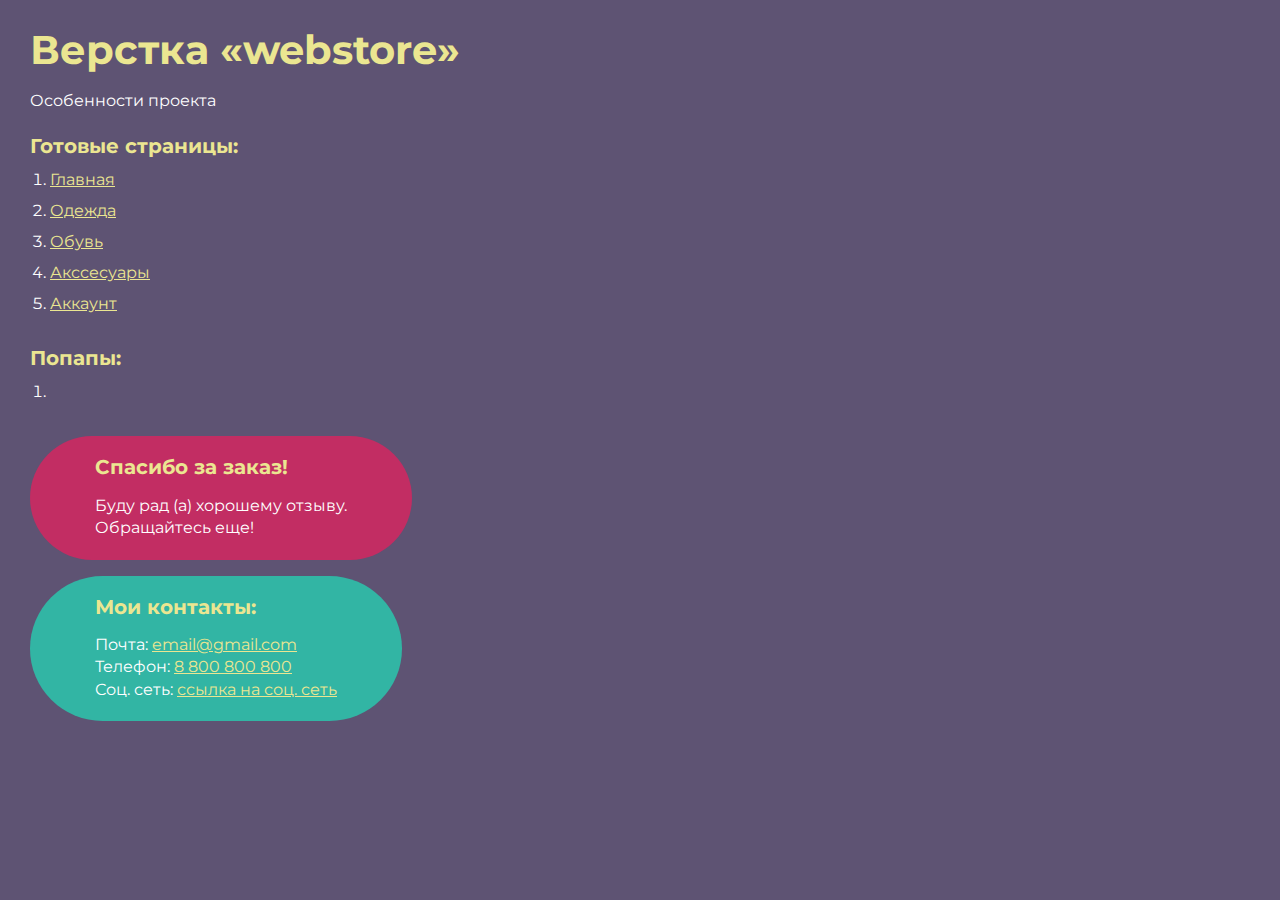
<file: index.html>
<!DOCTYPE html>
<html>

<head>
	<meta charset="UTF-8">
	<meta name="viewport" content="width=device-width, initial-scale=1.0">
	<title>Верстка «webstore»</title>
</head>

<body>
	<div class="rootpage">
		<h1>Верстка «webstore»</h1>
		<div class="rootpage__info">
			Особенности проекта
		</div>
		<h2>Готовые страницы:</h2>
		<ol class="rootpage__list">
			<li><a target="_blank" href="home.html">Главная</a></li>
			<li><a target="_blank" href="clothes.html">Одежда</a></li>
			<li><a target="_blank" href="shoes.html">Обувь</a></li>
			<li><a target="_blank" href="accessories.html">Акссесуары</a></li>
			<li><a target="_blank" href="account.html">Аккаунт</a></li>
		</ol>
		<h2>Попапы:</h2>
		<ol class="rootpage__list">
			<li><a target="_blank" href="home.html#"></a></li>
		</ol>
		<div class="rootpage__tnx">
			<h2>Спасибо за заказ!</h2>
			<p>Буду рад (а) хорошему отзыву.</p>
			<p>Обращайтесь еще!</p>
		</div>
		<div class="rootpage__contacts">
			<h2>Мои контакты:</h2>
			<p>Почта: <a href="mailto:email@gmail.com">email@gmail.com</a></p>
			<p>Телефон: <a href="tel:8800800800">8 800 800 800</a></p>
			<p>Соц. сеть: <a href="">ссылка на соц. сеть</a></p>
		</div>
	</div>
</body>
<style>
	@charset "UTF-8";
	@import url("https://fonts.googleapis.com/css?family=Montserrat:regular,700&display=swap");

	*,
	*::before,
	*::after {
		padding: 0px;
		margin: 0px;
		border: 0px;
		box-sizing: border-box;
	}

	html,
	body {
		height: 100%;
		margin: 0;
		padding: 0;
		min-width: 320px;
		width: 100%;
		color: #fff;
		background-color: #5e5373;
	}

	body {
		font-family: Montserrat;
		font-size: 100%;
		line-height: 1;
		font-size: 1rem;
	}

	a {
		text-decoration: underline;
		color: #ebe691
	}

	a:visited {
		text-decoration: underline;
		color: #aaa768;
	}

	a:hover {
		text-decoration: none;
	}

	ul li {
		list-style: none;
	}

	img {
		vertical-align: top;
	}

	.wrapper {
		width: 100%;
		min-height: 100%;
		overflow: hidden;
	}

	.rootpage {
		padding: 30px;
		display: flex;
		flex-direction: column;
		align-items: flex-start;
	}

	@media (max-width: 767px) {
		.rootpage {
			padding: 30px 15px;
		}
	}

	h1 {
		color: #ebe691;
		font-size: 2.5rem;
		margin: 0px 0px 1.25rem 0px;
	}

	@media (max-width: 767px) {
		h1 {
			font-size: 1.85rem;
			margin: 0px 0px 1.25rem 0px;
		}
	}

	h2 {
		color: #ebe691;
		font-size: 1.25rem;
		margin: 0px 0px 1rem 0px;
	}

	@media (max-width: 767px) {
		h2 {
			font-size: 1.125rem;
			margin: 0px 0px 1rem 0px;
		}
	}

	.rootpage__info {
		line-height: 140%;
		margin: 0px 0px 1.5rem 0px;
	}

	.rootpage__list {
		margin: 0px 0px 2.25rem 1.25rem;
	}

	.rootpage__list li:not(:last-child) {
		margin: 0px 0px 15px 0px;
	}

	.rootpage__contacts,
	.rootpage__tnx {
		border-radius: 200px;
		padding: 20px 65px;
		line-height: 140%;
	}

	@media (max-width: 767px) {

		.rootpage__contacts,
		.rootpage__tnx {
			border-radius: 40px;
			padding: 20px;
		}
	}

	.rootpage__contacts {
		background: #32b5a4;

	}

	.rootpage__contacts a {
		color: #ebe691;
	}

	.rootpage__tnx {
		background: #c22d63;
		margin: 0px 0px 1rem 0px;
	}
</style>

</html>
</file>
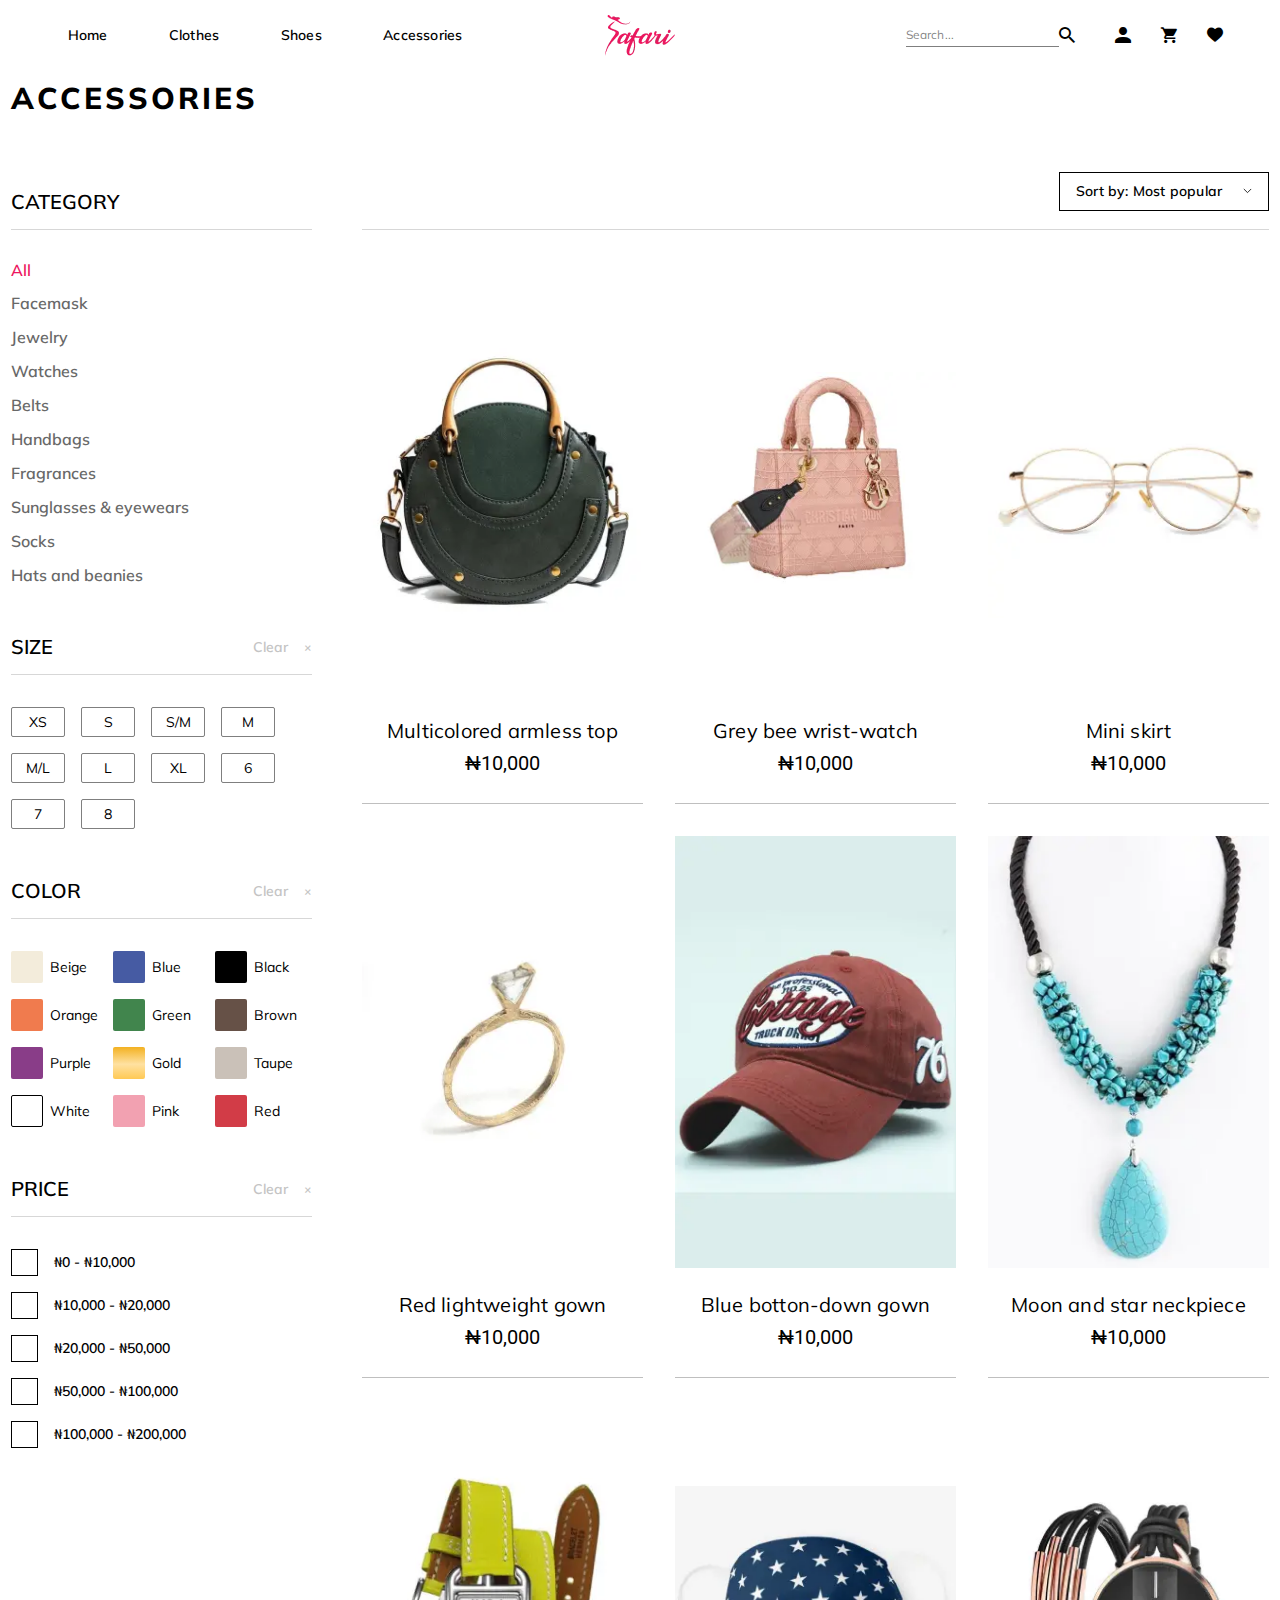
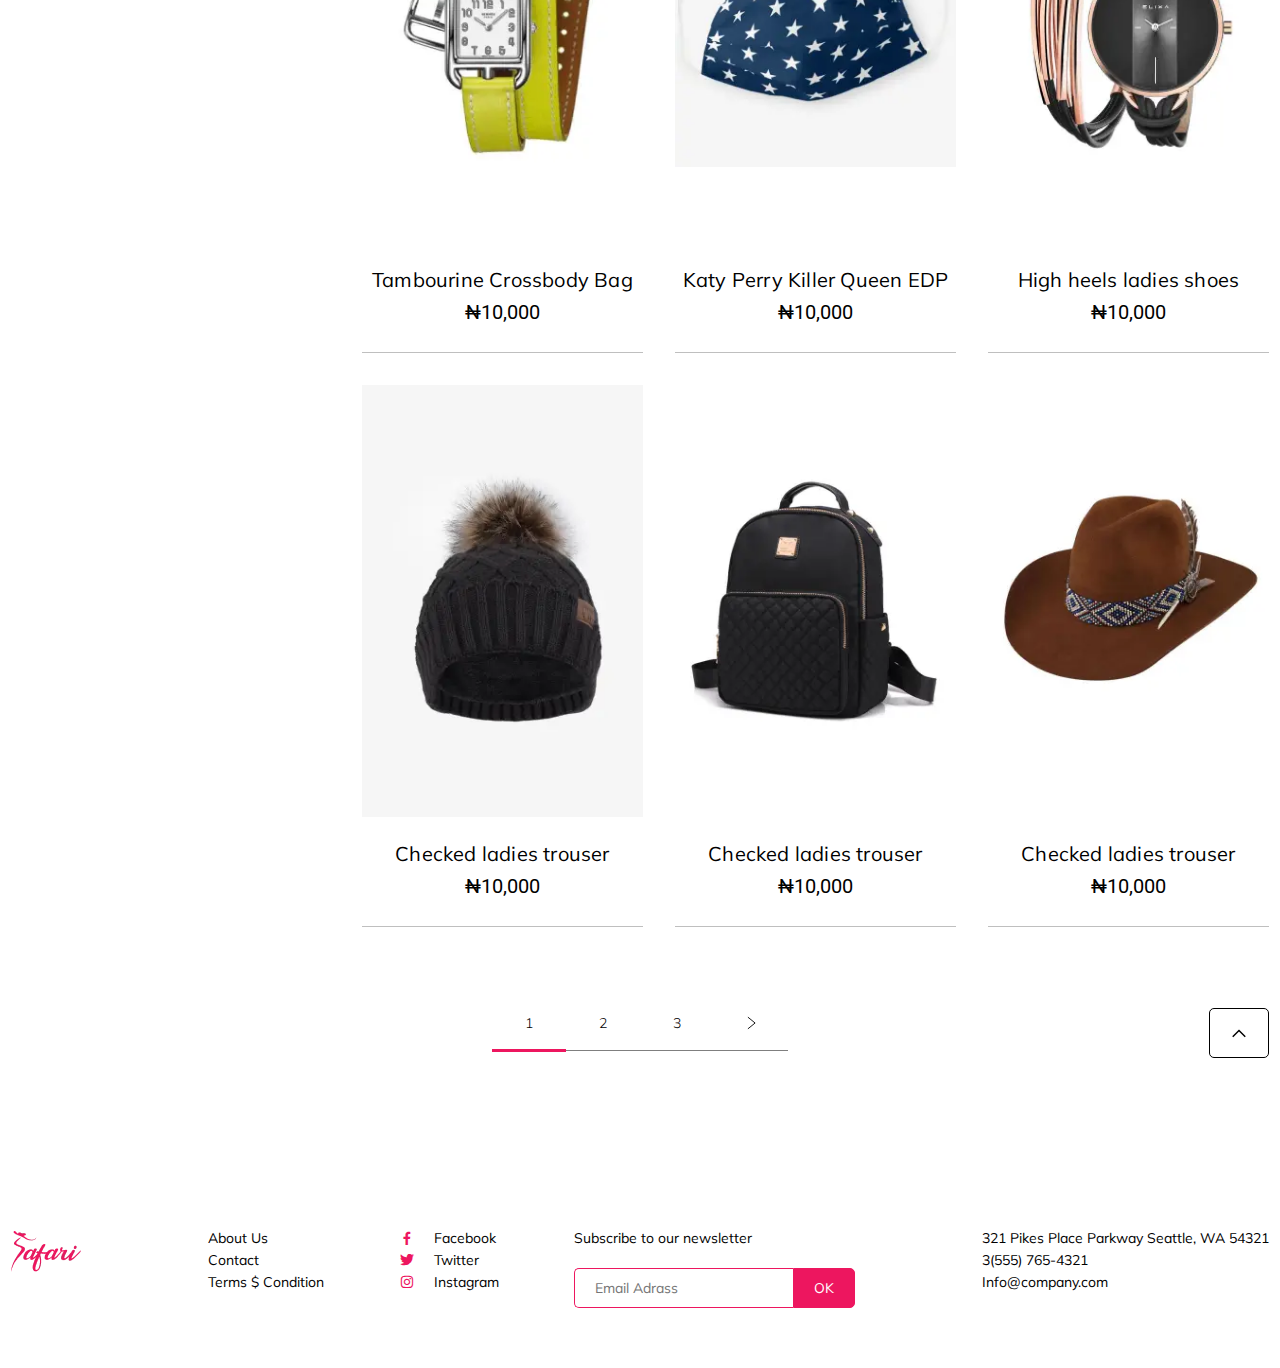
<file: accessories.html>
<!DOCTYPE html>
<html lang="ru">

<head>
	<title>Акссесуары</title>
	<meta charset="UTF-8">
	<meta name="format-detection" content="telephone=no">
	<!-- <style>body{opacity: 0;}</style> -->
	<link rel="stylesheet" href="css/style.min.css?_v=20220714161928">
	<link rel="shortcut icon" href="favicon.ico">
	<!-- <meta name="robots" content="noindex, nofollow"> -->
	<meta name="viewport" content="width=device-width, initial-scale=1.0">
</head>

<body>
	<div class="wrapper">
		<header class="header">
			<div class="header__container">
				<div class="header__menu menu">
					<button type="button" class="menu__icon icon-menu"><span></span></button>
					<nav class="menu__body">
						<ul class="menu__list">
							<li class="menu__item"><a href="home.html" class="menu__link">Home</a></li>
						</ul>
						<ul class="menu__list">
							<li class="menu__item"><a href="clothes.html" class="menu__link">Clothes</a></li>
						</ul>
						<ul class="menu__list">
							<li class="menu__item"><a href="shoes.html" class="menu__link">Shoes</a></li>
						</ul>
						<ul class="menu__list">
							<li class="menu__item"><a href="accessories.html" class="menu__link">Accessories</a></li>
						</ul>
						<div class="header__burger-navigation"></div>
					</nav>
				</div>
				<a href="#" class="header__logo logo">
					<picture><source srcset="img/header/logo.webp" type="image/webp"><img src="img/header/logo.png" alt="Логотип"></picture>
				</a>
				<div class="header__navigation navigation-header">

					<form action="#" class="navigation-header__search-body">
						<input autocomplete="off" type="text" name="form[]" data-error="Ошибка" placeholder="Search..." class="navigation-header__search">
						<a href="#" class="navigation-header__search-button"></a>
					</form>
					<a href="account.html" class="navigation-header__user"></a>
					<a data-da=".header__burger-navigation, 479.98" href="#" class="navigation-header__cart"></a>
					<a data-da=".header__burger-navigation, 479.98" href="#" class="navigation-header__favorite"></a>
				</div>
			</div>
		</header>
		<main class="page page_inner">
			<div class="page__clothes products">
				<div class="products__container">
					<h1 class="products__title main-title">ACCESSORIES</h1>
					<div class="products__body">
						<div class="products__filter filter-products">
							<div data-spollers="654.98,max" class="filter-products__item item-filter-products">
								<div class="item-filter-products__body">
									<div data-spoller class="item-filter-products__title">CATEGORY</div>
									<div class="item-filter-products__category category-item-filter-products">
										<ul class="category-item-filter-products__list">
											<li class="category-item-filter-products__item ">
												<a href="#" class="category-item-filter-products__link-all  _item-active">All</a>
											</li>
											<li class="category-item-filter-products__item">
												<a href="#" class="category-item-filter-products__link">Facemask</a>
											</li>
											<li class="category-item-filter-products__item">
												<a href="#" class="category-item-filter-products__link">Jewelry</a>
											</li>
											<li class="category-item-filter-products__item">
												<a href="#" class="category-item-filter-products__link">Watches</a>
											</li>
											<li class="category-item-filter-products__item">
												<a href="#" class="category-item-filter-products__link">Belts</a>
											</li>
											<li class="category-item-filter-products__item">
												<a href="#" class="category-item-filter-products__link">Handbags</a>
											</li>
											<li class="category-item-filter-products__item">
												<a href="#" class="category-item-filter-products__link">Fragrances</a>
											</li>
											<li class="category-item-filter-products__item">
												<a href="#" class="category-item-filter-products__link">Sunglasses & eyewears</a>
											</li>
											<li class="category-item-filter-products__item">
												<a href="#" class="category-item-filter-products__link">Socks</a>
											</li>
											<li class="category-item-filter-products__item">
												<a href="#" class="category-item-filter-products__link">Hats and beanies</a>
											</li>
										</ul>
									</div>
								</div>
							</div>
							<div data-spollers="654.98,max" class="filter-products__item item-filter-products">
								<button class="item-filter-products__clear clear-size">Clear</button>
								<div class="item-filter-products__body">
									<div data-spoller class="item-filter-products__title ">SIZE</div>
									<div class="item-filter-products__size size-item-filter-products">
										<div class="size-item-filter-products__body">
											<a href="#" class="size-item-filter-products__link">XS</a>
											<a href="#" class="size-item-filter-products__link">S</a>
											<a href="#" class="size-item-filter-products__link">S/M</a>
											<a href="#" class="size-item-filter-products__link">M</a>
											<a href="#" class="size-item-filter-products__link">M/L</a>
											<a href="#" class="size-item-filter-products__link">L</a>
											<a href="#" class="size-item-filter-products__link">XL</a>
											<a href="#" class="size-item-filter-products__link">6</a>
											<a href="#" class="size-item-filter-products__link">7</a>
											<a href="#" class="size-item-filter-products__link">8</a>

										</div>
									</div>
								</div>
							</div>
							<div data-spollers="654.98,max" class="filter-products__item item-filter-products">
								<button class="item-filter-products__clear clear-color">Clear</button>
								<div class="item-filter-products__body">
									<div data-spoller class="item-filter-products__title ">COLOR</div>
									<div class="item-filter-products__color color-item-filter-products ">
										<div class="color-item-filter-products__body">
											<a href="" class="color-item-filter-products__link color-item-filter-products__link_Beige ">Beige</a>
											<a href="" class="color-item-filter-products__link color-item-filter-products__link_Blue">Blue</a>
											<a href="" class="color-item-filter-products__link color-item-filter-products__link_Black">Black</a>
											<a href="" class="color-item-filter-products__link color-item-filter-products__link_Orange">Orange</a>
											<a href="" class="color-item-filter-products__link color-item-filter-products__link_Green">Green</a>
											<a href="" class="color-item-filter-products__link color-item-filter-products__link_Brown">Brown</a>
											<a href="" class="color-item-filter-products__link color-item-filter-products__link_Purple">Purple</a>
											<a href="" class="color-item-filter-products__link color-item-filter-products__link_Gold">Gold</a>
											<a href="" class="color-item-filter-products__link color-item-filter-products__link_Taupe">Taupe</a>
											<a href="" class="color-item-filter-products__link color-item-filter-products__link_White">White</a>
											<a href="" class="color-item-filter-products__link color-item-filter-products__link_Pink">Pink</a>
											<a href="" class="color-item-filter-products__link color-item-filter-products__link_Red">Red</a>
										</div>
									</div>
								</div>
							</div>
							<div data-spollers="654.98,max" class="filter-products__item item-filter-products">
								<button class="item-filter-products__clear clear-price">Clear</button>
								<div class="item-filter-products__body">
									<div data-spoller class="item-filter-products__title ">PRICE</div>
									<div class="item-filter-products__price price-item-filter-products ">
										<div class="price-item-filter-products__body">
											<a href="#" class="price-item-filter-products__link "><span class="price-item-filter-products__check"></span> <span>₦0
													-
													₦10,000</span></a>
											<a href="#" class="price-item-filter-products__link"><span class="price-item-filter-products__check"></span><span>₦10,000
													-
													₦20,000</span></a>
											<a href="#" class="price-item-filter-products__link"><span class="price-item-filter-products__check"></span><span>₦20,000
													-
													₦50,000</span></a>
											<a href="#" class="price-item-filter-products__link"><span class="price-item-filter-products__check"></span><span>₦50,000
													-
													₦100,000</span></a>
											<a href="#" class="price-item-filter-products__link"><span class="price-item-filter-products__check"></span><span>₦100,000
													-
													₦200,000</span></a>
										</div>
									</div>
								</div>
							</div>
						</div>
						<div class="products__galary main-galary">
							<div class="main-galary__control">
								<select name="form[]" data-speed="300" data-class-modif="control">
									<option value="1" selected>Sort by: Most popular</option>
									<option value="2">Most popular</option>
									<option value="2">Best Selling</option>
									<option value="3">Price: High to Low</option>
									<option value="4">Price: Low to High</option>
								</select>
							</div>
							<div class="main-galary__items main-galary__items_small-gap">
								<div class="main-galary__item item-main-galary">
									<div class="item-main-galary__image-ibg">
										<picture><source data-srcset="img/accessories/1.webp" srcset="[data-uri]" type="image/webp"><img src="[data-uri]"  data-src="img/accessories/1.jpg" alt="Картинка"></picture>
										<div class="item-main-galary__pick">
											<div class="item-main-galary__favorite"></div>
											<button type="submit" class="item-main-galary__add">ADD TO CART</button>
										</div>
									</div>
									<div class="item-main-galary__body">
										<a href="#" class="item-main-galary__title">Multicolored armless top</a>
										<div class="item-main-galary__price">₦10,000</div>
									</div>
								</div>
								<div class="main-galary__item item-main-galary">
									<div class="item-main-galary__image-ibg">
										<picture><source data-srcset="img/accessories/2.webp" srcset="[data-uri]" type="image/webp"><img src="[data-uri]"  data-src="img/accessories/2.jpg" alt="Картинка"></picture>
										<div class="item-main-galary__pick">
											<div class="item-main-galary__favorite"></div>
											<button type="submit" class="item-main-galary__add">ADD TO CART</button>
										</div>
									</div>
									<div class="item-main-galary__body">
										<a href="#" class="item-main-galary__title">Grey bee wrist-watch</a>
										<div class="item-main-galary__price">₦10,000</div>
									</div>
								</div>
								<div class="main-galary__item item-main-galary">
									<div class="item-main-galary__image-ibg">
										<picture><source data-srcset="img/accessories/3.webp" srcset="[data-uri]" type="image/webp"><img src="[data-uri]"  data-src="img/accessories/3.jpg" alt="Картинка"></picture>
										<div class="item-main-galary__pick">
											<div class="item-main-galary__favorite"></div>
											<button type="submit" class="item-main-galary__add">ADD TO CART</button>
										</div>
									</div>
									<div class="item-main-galary__body">
										<a href="#" class="item-main-galary__title">Mini skirt</a>
										<div class="item-main-galary__price">₦10,000</div>
									</div>
								</div>
								<div class="main-galary__item item-main-galary">
									<div class="item-main-galary__image-ibg">
										<picture><source data-srcset="img/accessories/4.webp" srcset="[data-uri]" type="image/webp"><img src="[data-uri]"  data-src="img/accessories/4.jpg" alt="Картинка"></picture>
										<div class="item-main-galary__pick">
											<div class="item-main-galary__favorite"></div>
											<button type="submit" class="item-main-galary__add">ADD TO CART</button>
										</div>
									</div>
									<div class="item-main-galary__body">
										<a href="#" class="item-main-galary__title">Red lightweight gown</a>
										<div class="item-main-galary__price">₦10,000</div>
									</div>
								</div>
								<div class="main-galary__item item-main-galary">
									<div class="item-main-galary__image-ibg">
										<picture><source data-srcset="img/accessories/5.webp" srcset="[data-uri]" type="image/webp"><img src="[data-uri]"  data-src="img/accessories/5.jpg" alt="Картинка"></picture>
										<div class="item-main-galary__pick">
											<div class="item-main-galary__favorite"></div>
											<button type="submit" class="item-main-galary__add">ADD TO CART</button>
										</div>
									</div>
									<div class="item-main-galary__body">
										<a href="#" class="item-main-galary__title">Blue botton-down gown</a>
										<div class="item-main-galary__price">₦10,000</div>
									</div>
								</div>
								<div class="main-galary__item item-main-galary">
									<div class="item-main-galary__image-ibg">
										<picture><source data-srcset="img/accessories/6.webp" srcset="[data-uri]" type="image/webp"><img src="[data-uri]"  data-src="img/accessories/6.jpg" alt="Картинка"></picture>
										<div class="item-main-galary__pick">
											<div class="item-main-galary__favorite"></div>
											<button type="submit" class="item-main-galary__add">ADD TO CART</button>
										</div>
									</div>
									<div class="item-main-galary__body">
										<a href="#" class="item-main-galary__title">Moon and star neckpiece</a>
										<div class="item-main-galary__price">₦10,000</div>
									</div>
								</div>
								<div class="main-galary__item item-main-galary">
									<div class="item-main-galary__image-ibg">
										<picture><source data-srcset="img/accessories/7.webp" srcset="[data-uri]" type="image/webp"><img src="[data-uri]"  data-src="img/accessories/7.jpg" alt="Картинка"></picture>
										<div class="item-main-galary__pick">
											<div class="item-main-galary__favorite"></div>
											<button type="submit" class="item-main-galary__add">ADD TO CART</button>
										</div>
									</div>
									<div class="item-main-galary__body">
										<a href="#" class="item-main-galary__title">Tambourine Crossbody Bag </a>
										<div class="item-main-galary__price">₦10,000</div>
									</div>
								</div>
								<div class="main-galary__item item-main-galary">
									<div class="item-main-galary__image-ibg">
										<picture><source data-srcset="img/accessories/8.webp" srcset="[data-uri]" type="image/webp"><img src="[data-uri]"  data-src="img/accessories/8.jpg" alt="Картинка"></picture>
										<div class="item-main-galary__pick">
											<div class="item-main-galary__favorite"></div>
											<button type="submit" class="item-main-galary__add">ADD TO CART</button>
										</div>
									</div>
									<div class="item-main-galary__body">
										<a href="#" class="item-main-galary__title">Katy Perry Killer Queen EDP</a>
										<div class="item-main-galary__price">₦10,000</div>
									</div>
								</div>
								<div class="main-galary__item item-main-galary">
									<div class="item-main-galary__image-ibg">
										<picture><source data-srcset="img/accessories/9.webp" srcset="[data-uri]" type="image/webp"><img src="[data-uri]"  data-src="img/accessories/9.jpg" alt="Картинка"></picture>
										<div class="item-main-galary__pick">
											<div class="item-main-galary__favorite"></div>
											<button type="submit" class="item-main-galary__add">ADD TO CART</button>
										</div>
									</div>
									<div class="item-main-galary__body">
										<a href="#" class="item-main-galary__title">High heels ladies shoes</a>
										<div class="item-main-galary__price">₦10,000</div>
									</div>
								</div>
								<div class="main-galary__item item-main-galary">
									<div class="item-main-galary__image-ibg">
										<picture><source data-srcset="img/accessories/10.webp" srcset="[data-uri]" type="image/webp"><img src="[data-uri]"  data-src="img/accessories/10.jpg" alt="Картинка"></picture>
										<div class="item-main-galary__pick">
											<div class="item-main-galary__favorite"></div>
											<button type="submit" class="item-main-galary__add">ADD TO CART</button>
										</div>
									</div>
									<div class="item-main-galary__body">
										<a href="#" class="item-main-galary__title">Checked ladies trouser</a>
										<div class="item-main-galary__price">₦10,000</div>
									</div>
								</div>
								<div class="main-galary__item item-main-galary">
									<div class="item-main-galary__image-ibg">
										<picture><source data-srcset="img/accessories/11.webp" srcset="[data-uri]" type="image/webp"><img src="[data-uri]"  data-src="img/accessories/11.jpg" alt="Картинка"></picture>
										<div class="item-main-galary__pick">
											<div class="item-main-galary__favorite"></div>
											<button type="submit" class="item-main-galary__add">ADD TO CART</button>
										</div>
									</div>
									<div class="item-main-galary__body">
										<a href="#" class="item-main-galary__title">Checked ladies trouser</a>
										<div class="item-main-galary__price">₦10,000</div>
									</div>
								</div>
								<div class="main-galary__item item-main-galary">
									<div class="item-main-galary__image-ibg">
										<picture><source data-srcset="img/accessories/12.webp" srcset="[data-uri]" type="image/webp"><img src="[data-uri]"  data-src="img/accessories/12.jpg" alt="Картинка"></picture>
										<div class="item-main-galary__pick">
											<div class="item-main-galary__favorite"></div>
											<button type="submit" class="item-main-galary__add">ADD TO CART</button>
										</div>
									</div>
									<div class="item-main-galary__body">
										<a href="#" class="item-main-galary__title">Checked ladies trouser</a>
										<div class="item-main-galary__price">₦10,000</div>
									</div>
								</div>
							</div>
						</div>
					</div>
				</div>
				<div class="products__bottom ">
					<div class="products__pagging pagging">
						<button disabled type="submit" class="pagging__arrow pagging__arrow_left"></button>
						<ul class="pagging__list">
							<li class="pagging__item _active">
								<a href="#" class="pagging__link ">1</a>
							</li>
							<li class="pagging__item">
								<a href="#" class="pagging__link">2</a>
							</li>
							<li class="pagging__item">
								<a href="#" class="pagging__link">3</a>
							</li>
						</ul>
						<button type="submit" class="pagging__arrow pagging__arrow_right _active"></button>
					</div>
					<a href="#" data-goto-speed="500" data-goto=".products" class="products__up up"></a>
				</div>
			</div>
		</main>
		<footer class="footer">
			<div class="footer__container">
				<div class="footer__body-logo">
					<a href="#" class="footer__logo logo">
						<picture><source srcset="img/header/logo.webp" type="image/webp"><img src="img/header/logo.png" alt="Логотип"></picture>
					</a>
				</div>

				<div class="footer__column footer__column_wide">
					<ul class="footer-menu__list">
						<li class="footer-menu__item">
							<a href="#" class="footer-menu__link">About Us</a>
						</li>
						<li class="footer-menu__item">
							<a href="#" class="footer-menu__link">Contact</a>
						</li>
						<li class="footer-menu__item">
							<a href="#" class="footer-menu__link">Terms $ Condition</a>
						</li>
					</ul>
					<div class="footer__socials socials">
						<a href="#" class="socials__item socials__item_facebook">Facebook</a>
						<a href="#" class="socials__item socials__item_twitter">Twitter</a>
						<a href="#" class="socials__item socials__item_instagram">Instagram</a>
					</div>

					<form novalidate class="footer__subscribe subscribe" action="#">
						<label for="mail" class="subscribe__label">Subscribe to our newsletter</label>
						<div class="subscribe__input-body">
							<input id="mail" data-required="email" autocomplete="off" type="email" name="email" data-error="Ошибка" placeholder="Email Adrass" class="subscribe__input">
							<button type="submit" class="subscribe__button">OK</button>
						</div>
					</form>
				</div>
				<div class="footer__column footer__column_small">
					<div class="footer__contacts contacts">
						<a href="#" class="contacts__item">321 Pikes Place Parkway Seattle, WA 54321</a>
						<a href="tel:35557654321" class="contacts__item">3(555) 765-4321</a>
						<a href="mailto:Info@company.com" class="contacts__item">Info@company.com</a>
					</div>
				</div>

			</div>
		</footer>
	</div>
	<!-- <div id="popup" aria-hidden="true" class="popup">
	<div class="popup__wrapper">
		<div class="popup__content">
			<button data-close type="button" class="popup__close">Закрыть</button>
			<div class="popup__text">
				Text
			</div>
		</div>
	</div>
</div> -->
	<script src="js/app.min.js?_v=20220714161928"></script>
</body>

</html>
</file>
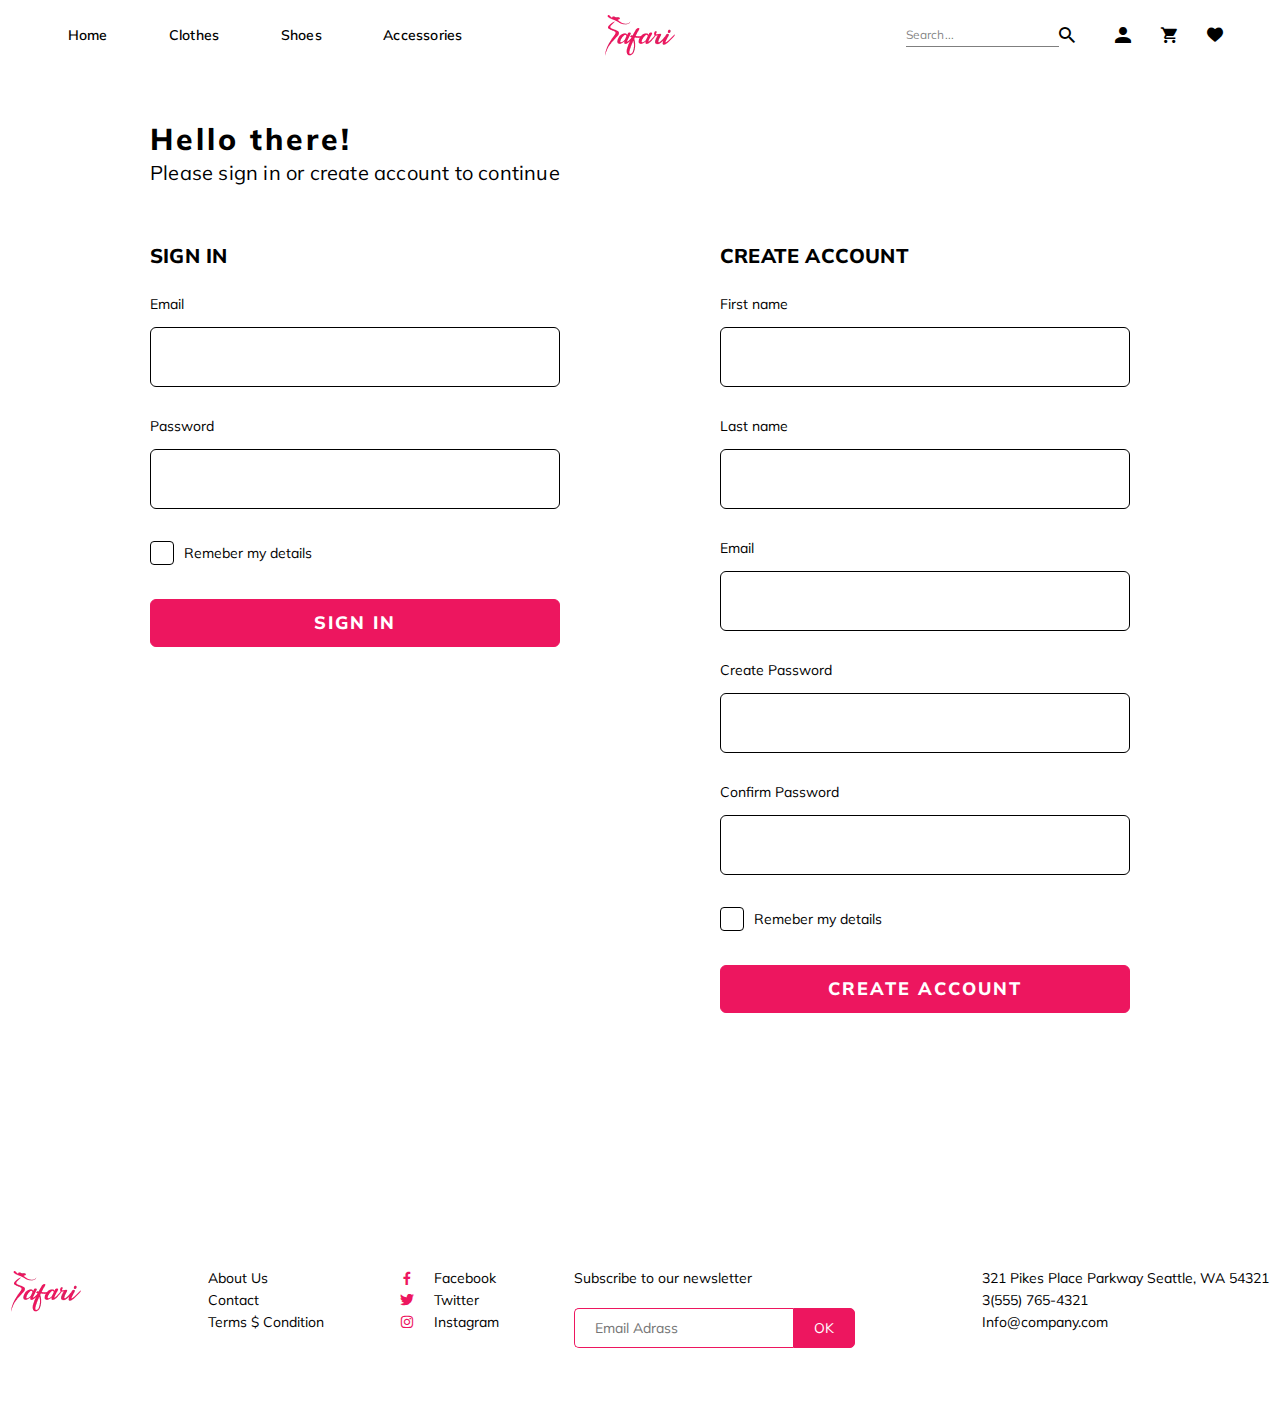
<file: account.html>
<!DOCTYPE html>
<html lang="ru">

<head>
	<title>Аккаунт</title>
	<meta charset="UTF-8">
	<meta name="format-detection" content="telephone=no">
	<!-- <style>body{opacity: 0;}</style> -->
	<link rel="stylesheet" href="css/style.min.css?_v=20220714161928">
	<link rel="shortcut icon" href="favicon.ico">
	<!-- <meta name="robots" content="noindex, nofollow"> -->
	<meta name="viewport" content="width=device-width, initial-scale=1.0">
</head>

<body>
	<div class="wrapper">
		<header class="header">
			<div class="header__container">
				<div class="header__menu menu">
					<button type="button" class="menu__icon icon-menu"><span></span></button>
					<nav class="menu__body">
						<ul class="menu__list">
							<li class="menu__item"><a href="home.html" class="menu__link">Home</a></li>
						</ul>
						<ul class="menu__list">
							<li class="menu__item"><a href="clothes.html" class="menu__link">Clothes</a></li>
						</ul>
						<ul class="menu__list">
							<li class="menu__item"><a href="shoes.html" class="menu__link">Shoes</a></li>
						</ul>
						<ul class="menu__list">
							<li class="menu__item"><a href="accessories.html" class="menu__link">Accessories</a></li>
						</ul>
						<div class="header__burger-navigation"></div>
					</nav>
				</div>
				<a href="#" class="header__logo logo">
					<picture><source srcset="img/header/logo.webp" type="image/webp"><img src="img/header/logo.png" alt="Логотип"></picture>
				</a>
				<div class="header__navigation navigation-header">

					<form action="#" class="navigation-header__search-body">
						<input autocomplete="off" type="text" name="form[]" data-error="Ошибка" placeholder="Search..." class="navigation-header__search">
						<a href="#" class="navigation-header__search-button"></a>
					</form>
					<a href="account.html" class="navigation-header__user"></a>
					<a data-da=".header__burger-navigation, 479.98" href="#" class="navigation-header__cart"></a>
					<a data-da=".header__burger-navigation, 479.98" href="#" class="navigation-header__favorite"></a>
				</div>
			</div>
		</header>
		<main class="page">
			<section class="page__user-account user-account">
				<div class="user-account__container">
					<div class="user-account__top">
						<h1 class="user-account__title main-title">Hello there!</h1>
						<div class="user-account__subtitle">Please sign in or create account to continue</div>
					</div>
					<div class="user-account__forms">
						<form novalidate class="user-account__form main-form" action="#">
							<div class="main-form__title title-form">SIGN IN</div>
							<div class="main-form__body">
								<div class="main-form__input-wrap">
									<label class="main-form__label" for="signmail">Email</label>
									<input data-required="email" id="signmail" autocomplete="off" type="email" name="signmail" data-error="Email введен не корректно" class="main-form__input">
								</div>
								<div class="main-form__input-wrap">
									<label class="main-form__label" for="signpasswordsign">Password</label>
									<input data-required id="signpasswordsign" autocomplete="off" type="password" name="signpasswordsign" data-error="Поле не заполненно" class="main-form__input">
								</div>
								<div class="checkbox">
									<input id="signcheckbox" data-error="Ошибка" class="checkbox__input" type="checkbox" value="remember" name="signcheckbox">
									<label for="signcheckbox" class="checkbox__label"><span class="checkbox__text">Remeber my
											details</span></label>
								</div>
							</div>
							<button type="submit" class="main-form__button main-button">SIGN IN</button>
						</form>

						<form novalidate class="user-account__form main-form" action="#">
							<div class="main-form__title title-form">CREATE ACCOUNT</div>
							<div class="main-form__body">
								<div class="main-form__input-wrap">
									<label class="main-form__label" for="createfirstname">First name</label>
									<input data-required id="createfirstname" autocomplete="off" type="text" name="createfirstname" data-error="Поле не заполненно" class="main-form__input">
								</div>
								<div class="main-form__input-wrap">
									<label class="main-form__label" for="createlastname">Last name</label>
									<input data-required id="createlastname" autocomplete="off" type="text" name="createlastname" data-error="Поле не заполненно" class="main-form__input">
								</div>
								<div class="main-form__input-wrap">
									<label class="main-form__label" for="createmail">Email</label>
									<input data-required="email" id="createmail" autocomplete="off" type="email" name="createmail" data-error="Email введен не корректно" class="main-form__input">
								</div>
								<div class="main-form__input-wrap">
									<label class="main-form__label" for="createpassword">Create Password</label>
									<input data-required id="createpassword" autocomplete="off" type="password" name="createpassword" data-error="Поле не заполненно" class="main-form__input">
								</div>
								<div class="main-form__input-wrap">
									<label class="main-form__label" for="confirmpassword">Confirm Password</label>
									<input data-required id="confirmpassword" autocomplete="off" type="password" name="confirmpassword" data-error="Поле не заполненно" class="main-form__input">
								</div>
								<div class="checkbox">
									<input id="createcheckbox" data-error="Поле не заполненно" class="checkbox__input" type="checkbox" value="1" name="createcheckbox">
									<label for="createcheckbox" class="checkbox__label"><span class="checkbox__text">Remeber
											my
											details</span></label>
								</div>
							</div>
							<button type="submit" class="main-form__button main-button">CREATE ACCOUNT</button>
						</form>

					</div>
				</div>
			</section>
		</main>
		<footer class="footer">
			<div class="footer__container">
				<div class="footer__body-logo">
					<a href="#" class="footer__logo logo">
						<picture><source srcset="img/header/logo.webp" type="image/webp"><img src="img/header/logo.png" alt="Логотип"></picture>
					</a>
				</div>

				<div class="footer__column footer__column_wide">
					<ul class="footer-menu__list">
						<li class="footer-menu__item">
							<a href="#" class="footer-menu__link">About Us</a>
						</li>
						<li class="footer-menu__item">
							<a href="#" class="footer-menu__link">Contact</a>
						</li>
						<li class="footer-menu__item">
							<a href="#" class="footer-menu__link">Terms $ Condition</a>
						</li>
					</ul>
					<div class="footer__socials socials">
						<a href="#" class="socials__item socials__item_facebook">Facebook</a>
						<a href="#" class="socials__item socials__item_twitter">Twitter</a>
						<a href="#" class="socials__item socials__item_instagram">Instagram</a>
					</div>

					<form novalidate class="footer__subscribe subscribe" action="#">
						<label for="mail" class="subscribe__label">Subscribe to our newsletter</label>
						<div class="subscribe__input-body">
							<input id="mail" data-required="email" autocomplete="off" type="email" name="email" data-error="Ошибка" placeholder="Email Adrass" class="subscribe__input">
							<button type="submit" class="subscribe__button">OK</button>
						</div>
					</form>
				</div>
				<div class="footer__column footer__column_small">
					<div class="footer__contacts contacts">
						<a href="#" class="contacts__item">321 Pikes Place Parkway Seattle, WA 54321</a>
						<a href="tel:35557654321" class="contacts__item">3(555) 765-4321</a>
						<a href="mailto:Info@company.com" class="contacts__item">Info@company.com</a>
					</div>
				</div>

			</div>
		</footer>
	</div>
	<!-- <div id="popup" aria-hidden="true" class="popup">
	<div class="popup__wrapper">
		<div class="popup__content">
			<button data-close type="button" class="popup__close">Закрыть</button>
			<div class="popup__text">
				Text
			</div>
		</div>
	</div>
</div> -->
	<script src="js/app.min.js?_v=20220714161928"></script>
</body>

</html>
</file>
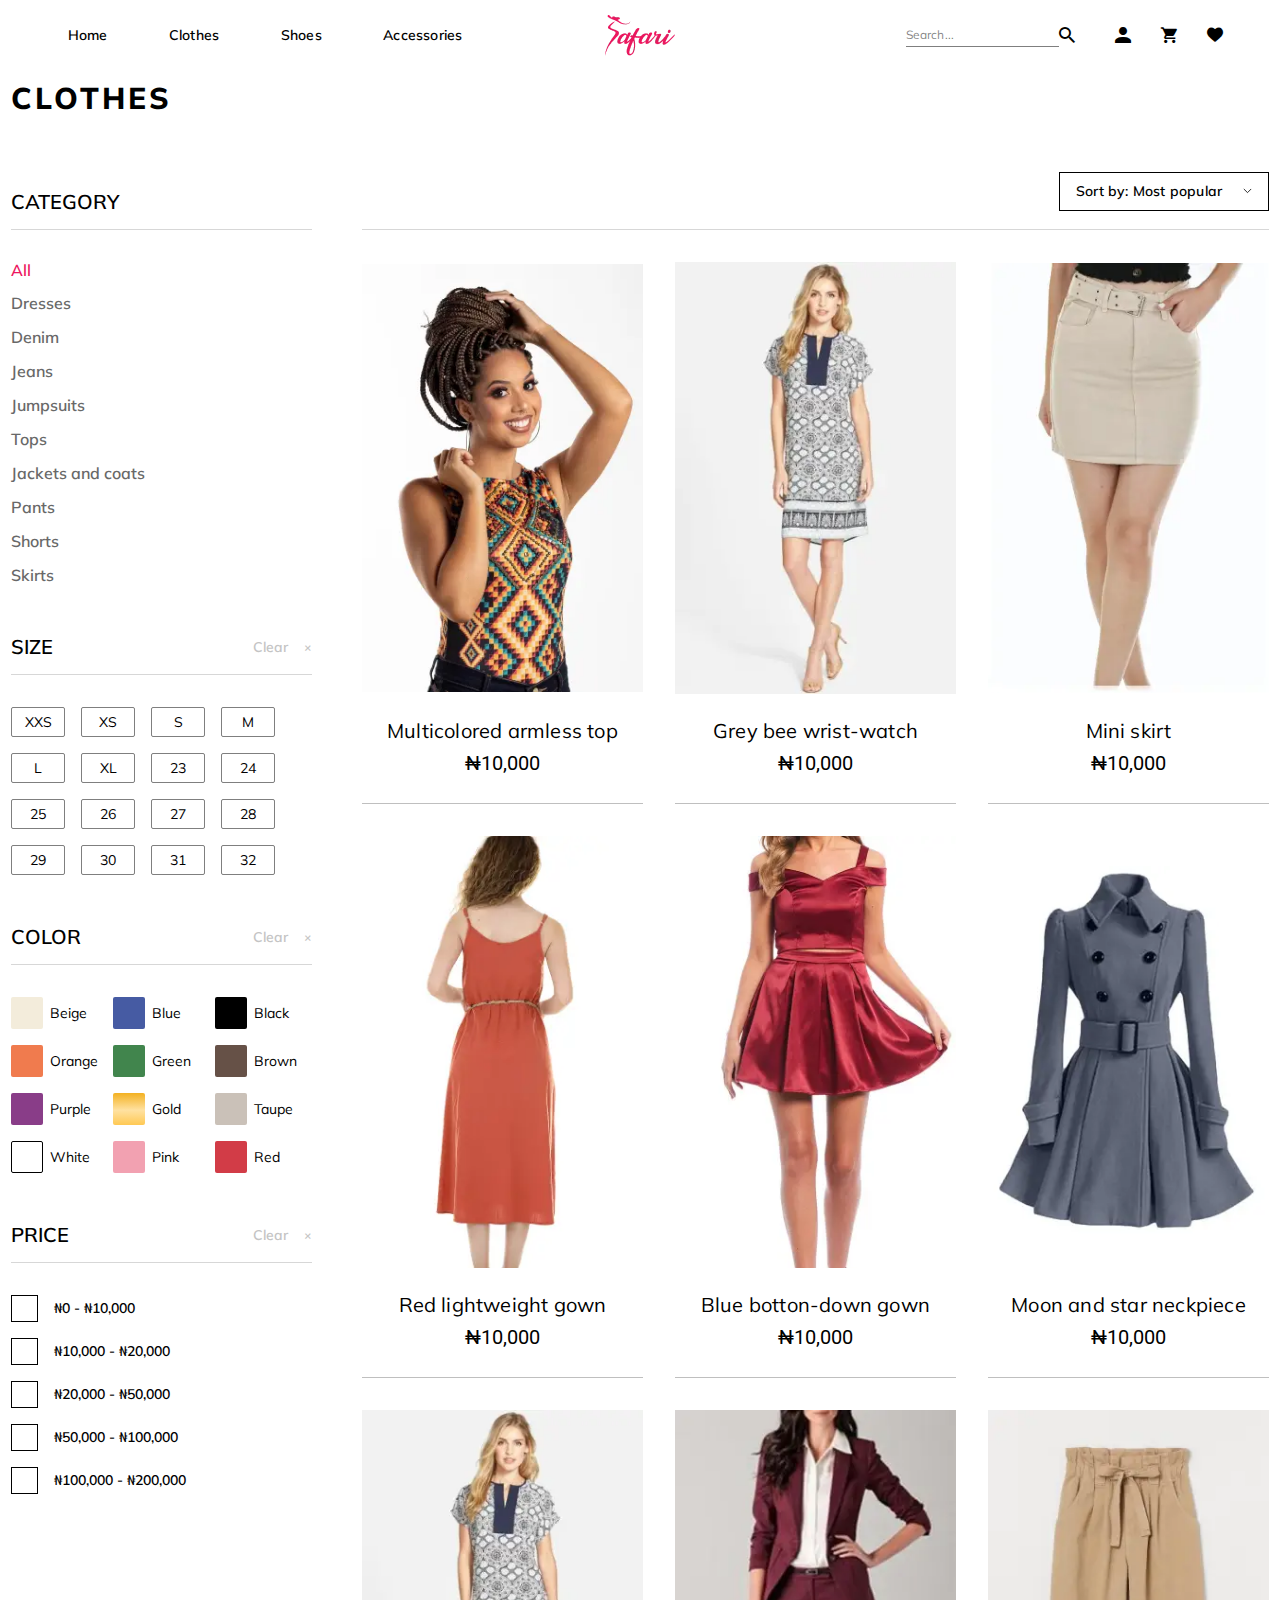
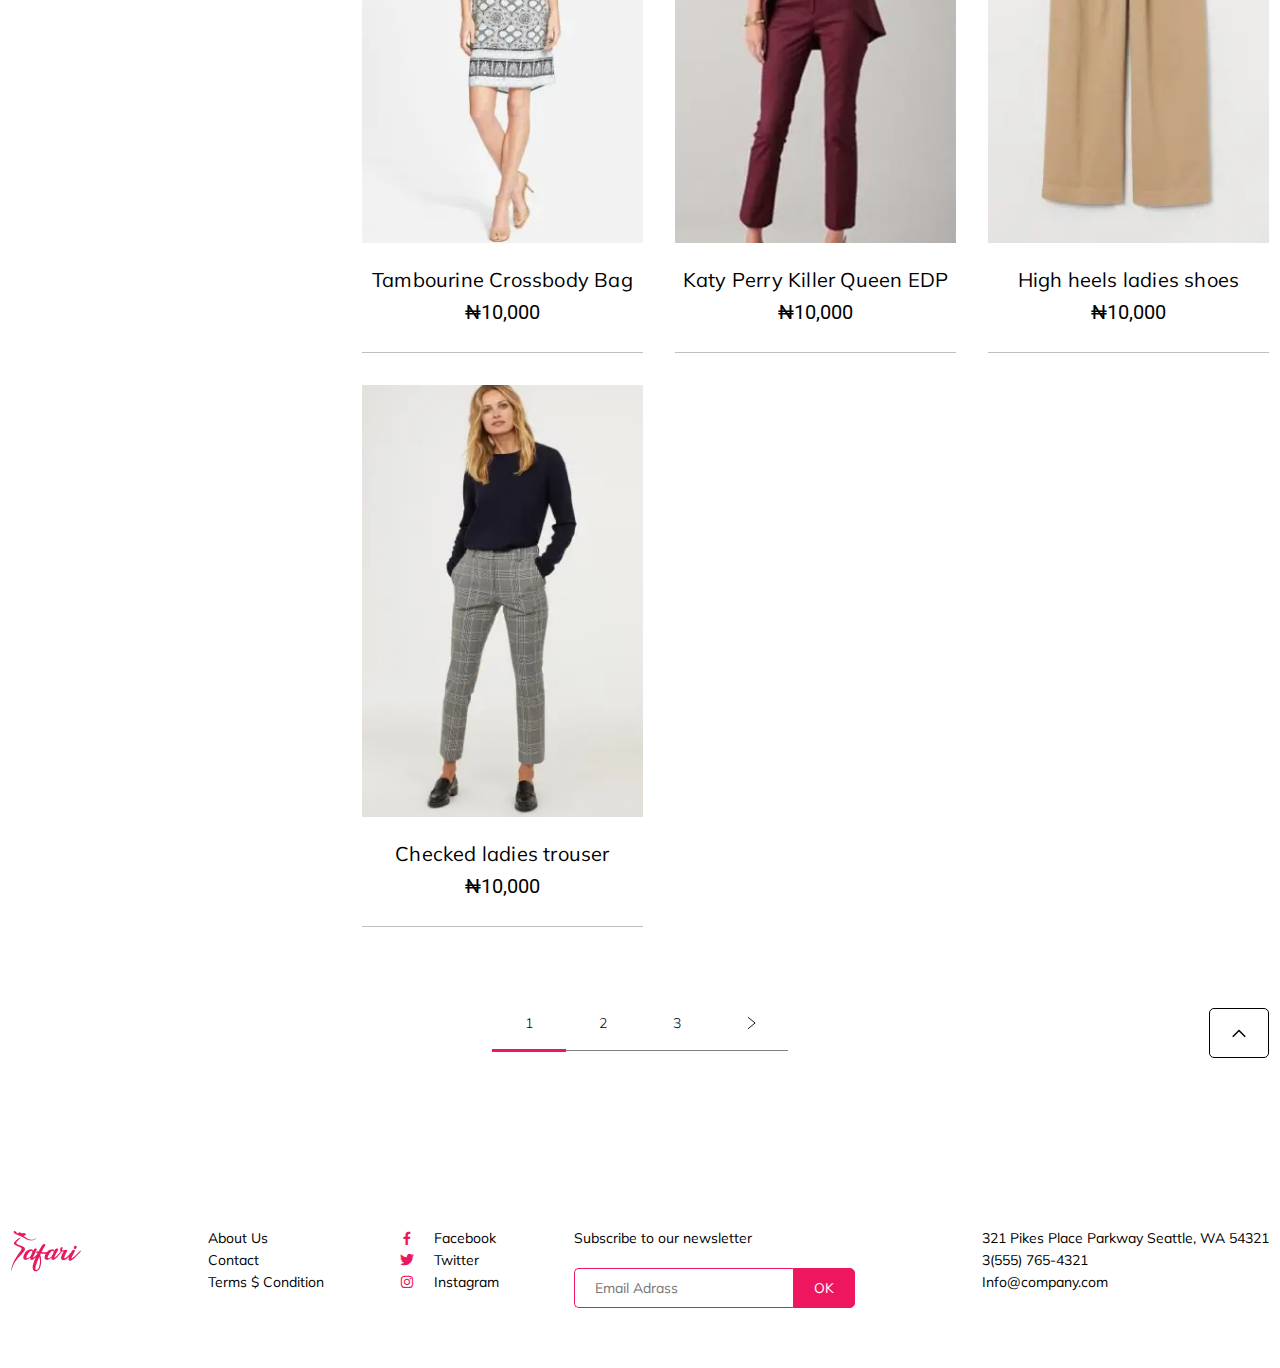
<file: clothes.html>
<!DOCTYPE html>
<html lang="ru">

<head>
	<title>Одежда</title>
	<meta charset="UTF-8">
	<meta name="format-detection" content="telephone=no">
	<!-- <style>body{opacity: 0;}</style> -->
	<link rel="stylesheet" href="css/style.min.css?_v=20220714161928">
	<link rel="shortcut icon" href="favicon.ico">
	<!-- <meta name="robots" content="noindex, nofollow"> -->
	<meta name="viewport" content="width=device-width, initial-scale=1.0">
</head>

<body>
	<div class="wrapper">
		<header class="header">
			<div class="header__container">
				<div class="header__menu menu">
					<button type="button" class="menu__icon icon-menu"><span></span></button>
					<nav class="menu__body">
						<ul class="menu__list">
							<li class="menu__item"><a href="home.html" class="menu__link">Home</a></li>
						</ul>
						<ul class="menu__list">
							<li class="menu__item"><a href="clothes.html" class="menu__link">Clothes</a></li>
						</ul>
						<ul class="menu__list">
							<li class="menu__item"><a href="shoes.html" class="menu__link">Shoes</a></li>
						</ul>
						<ul class="menu__list">
							<li class="menu__item"><a href="accessories.html" class="menu__link">Accessories</a></li>
						</ul>
						<div class="header__burger-navigation"></div>
					</nav>
				</div>
				<a href="#" class="header__logo logo">
					<picture><source srcset="img/header/logo.webp" type="image/webp"><img src="img/header/logo.png" alt="Логотип"></picture>
				</a>
				<div class="header__navigation navigation-header">

					<form action="#" class="navigation-header__search-body">
						<input autocomplete="off" type="text" name="form[]" data-error="Ошибка" placeholder="Search..." class="navigation-header__search">
						<a href="#" class="navigation-header__search-button"></a>
					</form>
					<a href="account.html" class="navigation-header__user"></a>
					<a data-da=".header__burger-navigation, 479.98" href="#" class="navigation-header__cart"></a>
					<a data-da=".header__burger-navigation, 479.98" href="#" class="navigation-header__favorite"></a>
				</div>
			</div>
		</header>
		<main class="page page_inner">
			<div class="page__clothes products">
				<div class="products__container">
					<h1 class="products__title main-title">CLOTHES</h1>
					<div class="products__body">
						<div class="products__filter filter-products">
							<div data-spollers="654.98,max" class="filter-products__item item-filter-products">
								<div class="item-filter-products__body">
									<div data-spoller class="item-filter-products__title">CATEGORY</div>
									<div class="item-filter-products__category category-item-filter-products">
										<ul class="category-item-filter-products__list">
											<li class="category-item-filter-products__item ">
												<a href="#" class="category-item-filter-products__link-all  _item-active">All</a>
											</li>
											<li class="category-item-filter-products__item">
												<a href="#" class="category-item-filter-products__link">Dresses</a>
											</li>
											<li class="category-item-filter-products__item">
												<a href="#" class="category-item-filter-products__link">Denim</a>
											</li>
											<li class="category-item-filter-products__item">
												<a href="#" class="category-item-filter-products__link">Jeans</a>
											</li>
											<li class="category-item-filter-products__item">
												<a href="#" class="category-item-filter-products__link">Jumpsuits</a>
											</li>
											<li class="category-item-filter-products__item">
												<a href="#" class="category-item-filter-products__link">Tops</a>
											</li>
											<li class="category-item-filter-products__item">
												<a href="#" class="category-item-filter-products__link">Jackets and coats</a>
											</li>
											<li class="category-item-filter-products__item">
												<a href="#" class="category-item-filter-products__link">Pants</a>
											</li>
											<li class="category-item-filter-products__item">
												<a href="#" class="category-item-filter-products__link">Shorts</a>
											</li>
											<li class="category-item-filter-products__item">
												<a href="#" class="category-item-filter-products__link">Skirts</a>
											</li>
										</ul>
									</div>
								</div>
							</div>
							<div data-spollers="654.98,max" class="filter-products__item item-filter-products">
								<button class="item-filter-products__clear clear-size">Clear</button>
								<div class="item-filter-products__body">
									<div data-spoller class="item-filter-products__title ">SIZE</div>
									<div class="item-filter-products__size size-item-filter-products">
										<div class="size-item-filter-products__body">
											<a href="#" class="size-item-filter-products__link ">XXS</a>
											<a href="#" class="size-item-filter-products__link">XS</a>
											<a href="#" class="size-item-filter-products__link">S</a>
											<a href="#" class="size-item-filter-products__link">M</a>
											<a href="#" class="size-item-filter-products__link">L</a>
											<a href="#" class="size-item-filter-products__link">XL</a>
											<a href="#" class="size-item-filter-products__link">23</a>
											<a href="#" class="size-item-filter-products__link">24</a>
											<a href="#" class="size-item-filter-products__link">25</a>
											<a href="#" class="size-item-filter-products__link">26</a>
											<a href="#" class="size-item-filter-products__link">27</a>
											<a href="#" class="size-item-filter-products__link">28</a>
											<a href="#" class="size-item-filter-products__link">29</a>
											<a href="#" class="size-item-filter-products__link">30</a>
											<a href="#" class="size-item-filter-products__link">31</a>
											<a href="#" class="size-item-filter-products__link">32</a>
										</div>
									</div>
								</div>
							</div>
							<div data-spollers="654.98,max" class="filter-products__item item-filter-products">
								<button class="item-filter-products__clear clear-color">Clear</button>
								<div class="item-filter-products__body">
									<div data-spoller class="item-filter-products__title ">COLOR</div>
									<div class="item-filter-products__color color-item-filter-products ">
										<div class="color-item-filter-products__body">
											<a href="" class="color-item-filter-products__link color-item-filter-products__link_Beige ">Beige</a>
											<a href="" class="color-item-filter-products__link color-item-filter-products__link_Blue">Blue</a>
											<a href="" class="color-item-filter-products__link color-item-filter-products__link_Black">Black</a>
											<a href="" class="color-item-filter-products__link color-item-filter-products__link_Orange">Orange</a>
											<a href="" class="color-item-filter-products__link color-item-filter-products__link_Green">Green</a>
											<a href="" class="color-item-filter-products__link color-item-filter-products__link_Brown">Brown</a>
											<a href="" class="color-item-filter-products__link color-item-filter-products__link_Purple">Purple</a>
											<a href="" class="color-item-filter-products__link color-item-filter-products__link_Gold">Gold</a>
											<a href="" class="color-item-filter-products__link color-item-filter-products__link_Taupe">Taupe</a>
											<a href="" class="color-item-filter-products__link color-item-filter-products__link_White">White</a>
											<a href="" class="color-item-filter-products__link color-item-filter-products__link_Pink">Pink</a>
											<a href="" class="color-item-filter-products__link color-item-filter-products__link_Red">Red</a>
										</div>
									</div>
								</div>
							</div>
							<div data-spollers="654.98,max" class="filter-products__item item-filter-products">
								<button class="item-filter-products__clear clear-price">Clear</button>
								<div class="item-filter-products__body">
									<div data-spoller class="item-filter-products__title ">PRICE</div>
									<div class="item-filter-products__price price-item-filter-products ">
										<div class="price-item-filter-products__body">
											<a href="#" class="price-item-filter-products__link "><span class="price-item-filter-products__check"></span> <span>₦0
													-
													₦10,000</span></a>
											<a href="#" class="price-item-filter-products__link"><span class="price-item-filter-products__check"></span><span>₦10,000
													-
													₦20,000</span></a>
											<a href="#" class="price-item-filter-products__link"><span class="price-item-filter-products__check"></span><span>₦20,000
													-
													₦50,000</span></a>
											<a href="#" class="price-item-filter-products__link"><span class="price-item-filter-products__check"></span><span>₦50,000
													-
													₦100,000</span></a>
											<a href="#" class="price-item-filter-products__link"><span class="price-item-filter-products__check"></span><span>₦100,000
													-
													₦200,000</span></a>
										</div>
									</div>
								</div>
							</div>
						</div>
						<div class="products__galary main-galary">
							<div class="main-galary__control">
								<select name="form[]" data-speed="300" data-class-modif="control">
									<option value="1" selected>Sort by: Most popular</option>
									<option value="2">Most popular</option>
									<option value="2">Best Selling</option>
									<option value="3">Price: High to Low</option>
									<option value="4">Price: Low to High</option>
								</select>
							</div>
							<div class="main-galary__items main-galary__items_small-gap">
								<div class="main-galary__item item-main-galary">
									<div class="item-main-galary__image-ibg">
										<picture><source data-srcset="img/galary/1.webp" srcset="[data-uri]" type="image/webp"><img src="[data-uri]"  data-src="img/galary/1.jpg" alt="Картинка"></picture>
										<div class="item-main-galary__pick">
											<div class="item-main-galary__favorite"></div>
											<button type="submit" class="item-main-galary__add">ADD TO CART</button>
										</div>
									</div>
									<div class="item-main-galary__body">
										<a href="#" class="item-main-galary__title">Multicolored armless top</a>
										<div class="item-main-galary__price">₦10,000</div>
									</div>
								</div>
								<div class="main-galary__item item-main-galary">
									<div class="item-main-galary__image-ibg">
										<picture><source data-srcset="img/clothes/9.webp" srcset="[data-uri]" type="image/webp"><img src="[data-uri]"  data-src="img/clothes/9.jpg" alt="Картинка"></picture>
										<div class="item-main-galary__pick">
											<div class="item-main-galary__favorite"></div>
											<button type="submit" class="item-main-galary__add">ADD TO CART</button>
										</div>
									</div>
									<div class="item-main-galary__body">
										<a href="#" class="item-main-galary__title">Grey bee wrist-watch</a>
										<div class="item-main-galary__price">₦10,000</div>
									</div>
								</div>
								<div class="main-galary__item item-main-galary">
									<div class="item-main-galary__image-ibg">
										<picture><source data-srcset="img/galary/3.webp" srcset="[data-uri]" type="image/webp"><img src="[data-uri]"  data-src="img/galary/3.jpg" alt="Картинка"></picture>
										<div class="item-main-galary__pick">
											<div class="item-main-galary__favorite"></div>
											<button type="submit" class="item-main-galary__add">ADD TO CART</button>
										</div>
									</div>
									<div class="item-main-galary__body">
										<a href="#" class="item-main-galary__title">Mini skirt</a>
										<div class="item-main-galary__price">₦10,000</div>
									</div>
								</div>
								<div class="main-galary__item item-main-galary">
									<div class="item-main-galary__image-ibg">
										<picture><source data-srcset="img/galary/4.webp" srcset="[data-uri]" type="image/webp"><img src="[data-uri]"  data-src="img/galary/4.jpg" alt="Картинка"></picture>
										<div class="item-main-galary__pick">
											<div class="item-main-galary__favorite"></div>
											<button type="submit" class="item-main-galary__add">ADD TO CART</button>
										</div>
									</div>
									<div class="item-main-galary__body">
										<a href="#" class="item-main-galary__title">Red lightweight gown</a>
										<div class="item-main-galary__price">₦10,000</div>
									</div>
								</div>
								<div class="main-galary__item item-main-galary">
									<div class="item-main-galary__image-ibg">
										<picture><source data-srcset="img/clothes/7.webp" srcset="[data-uri]" type="image/webp"><img src="[data-uri]"  data-src="img/clothes/7.jpg" alt="Картинка"></picture>
										<div class="item-main-galary__pick">
											<div class="item-main-galary__favorite"></div>
											<button type="submit" class="item-main-galary__add">ADD TO CART</button>
										</div>
									</div>
									<div class="item-main-galary__body">
										<a href="#" class="item-main-galary__title">Blue botton-down gown</a>
										<div class="item-main-galary__price">₦10,000</div>
									</div>
								</div>
								<div class="main-galary__item item-main-galary">
									<div class="item-main-galary__image-ibg">
										<picture><source data-srcset="img/clothes/8.webp" srcset="[data-uri]" type="image/webp"><img src="[data-uri]"  data-src="img/clothes/8.jpg" alt="Картинка"></picture>
										<div class="item-main-galary__pick">
											<div class="item-main-galary__favorite"></div>
											<button type="submit" class="item-main-galary__add">ADD TO CART</button>
										</div>
									</div>
									<div class="item-main-galary__body">
										<a href="#" class="item-main-galary__title">Moon and star neckpiece</a>
										<div class="item-main-galary__price">₦10,000</div>
									</div>
								</div>
								<div class="main-galary__item item-main-galary">
									<div class="item-main-galary__image-ibg">
										<picture><source data-srcset="img/clothes/9.webp" srcset="[data-uri]" type="image/webp"><img src="[data-uri]"  data-src="img/clothes/9.jpg" alt="Картинка"></picture>
										<div class="item-main-galary__pick">
											<div class="item-main-galary__favorite"></div>
											<button type="submit" class="item-main-galary__add">ADD TO CART</button>
										</div>
									</div>
									<div class="item-main-galary__body">
										<a href="#" class="item-main-galary__title">Tambourine Crossbody Bag </a>
										<div class="item-main-galary__price">₦10,000</div>
									</div>
								</div>
								<div class="main-galary__item item-main-galary">
									<div class="item-main-galary__image-ibg">
										<picture><source data-srcset="img/clothes/10.webp" srcset="[data-uri]" type="image/webp"><img src="[data-uri]"  data-src="img/clothes/10.jpg" alt="Картинка"></picture>
										<div class="item-main-galary__pick">
											<div class="item-main-galary__favorite"></div>
											<button type="submit" class="item-main-galary__add">ADD TO CART</button>
										</div>
									</div>
									<div class="item-main-galary__body">
										<a href="#" class="item-main-galary__title">Katy Perry Killer Queen EDP</a>
										<div class="item-main-galary__price">₦10,000</div>
									</div>
								</div>
								<div class="main-galary__item item-main-galary">
									<div class="item-main-galary__image-ibg">
										<picture><source data-srcset="img/clothes/12.webp" srcset="[data-uri]" type="image/webp"><img src="[data-uri]"  data-src="img/clothes/12.jpg" alt="Картинка"></picture>
										<div class="item-main-galary__pick">
											<div class="item-main-galary__favorite"></div>
											<button type="submit" class="item-main-galary__add">ADD TO CART</button>
										</div>
									</div>
									<div class="item-main-galary__body">
										<a href="#" class="item-main-galary__title">High heels ladies shoes</a>
										<div class="item-main-galary__price">₦10,000</div>
									</div>
								</div>
								<div class="main-galary__item item-main-galary">
									<div class="item-main-galary__image-ibg">
										<picture><source data-srcset="img/galary/15.webp" srcset="[data-uri]" type="image/webp"><img src="[data-uri]"  data-src="img/galary/15.jpg" alt="Картинка"></picture>
										<div class="item-main-galary__pick">
											<div class="item-main-galary__favorite"></div>
											<button type="submit" class="item-main-galary__add">ADD TO CART</button>
										</div>
									</div>
									<div class="item-main-galary__body">
										<a href="#" class="item-main-galary__title">Checked ladies trouser</a>
										<div class="item-main-galary__price">₦10,000</div>
									</div>
								</div>
							</div>
						</div>
					</div>
				</div>
				<div class="products__bottom ">
					<div class="products__pagging pagging">
						<button disabled type="submit" class="pagging__arrow pagging__arrow_left"></button>
						<ul class="pagging__list">
							<li class="pagging__item _active">
								<a href="#" class="pagging__link ">1</a>
							</li>
							<li class="pagging__item">
								<a href="#" class="pagging__link">2</a>
							</li>
							<li class="pagging__item">
								<a href="#" class="pagging__link">3</a>
							</li>
						</ul>
						<button type="submit" class="pagging__arrow pagging__arrow_right _active"></button>
					</div>
					<a href="#" data-goto-speed="500" data-goto=".products" class="products__up up"></a>
				</div>
			</div>
		</main>
		<footer class="footer">
			<div class="footer__container">
				<div class="footer__body-logo">
					<a href="#" class="footer__logo logo">
						<picture><source srcset="img/header/logo.webp" type="image/webp"><img src="img/header/logo.png" alt="Логотип"></picture>
					</a>
				</div>

				<div class="footer__column footer__column_wide">
					<ul class="footer-menu__list">
						<li class="footer-menu__item">
							<a href="#" class="footer-menu__link">About Us</a>
						</li>
						<li class="footer-menu__item">
							<a href="#" class="footer-menu__link">Contact</a>
						</li>
						<li class="footer-menu__item">
							<a href="#" class="footer-menu__link">Terms $ Condition</a>
						</li>
					</ul>
					<div class="footer__socials socials">
						<a href="#" class="socials__item socials__item_facebook">Facebook</a>
						<a href="#" class="socials__item socials__item_twitter">Twitter</a>
						<a href="#" class="socials__item socials__item_instagram">Instagram</a>
					</div>

					<form novalidate class="footer__subscribe subscribe" action="#">
						<label for="mail" class="subscribe__label">Subscribe to our newsletter</label>
						<div class="subscribe__input-body">
							<input id="mail" data-required="email" autocomplete="off" type="email" name="email" data-error="Ошибка" placeholder="Email Adrass" class="subscribe__input">
							<button type="submit" class="subscribe__button">OK</button>
						</div>
					</form>
				</div>
				<div class="footer__column footer__column_small">
					<div class="footer__contacts contacts">
						<a href="#" class="contacts__item">321 Pikes Place Parkway Seattle, WA 54321</a>
						<a href="tel:35557654321" class="contacts__item">3(555) 765-4321</a>
						<a href="mailto:Info@company.com" class="contacts__item">Info@company.com</a>
					</div>
				</div>

			</div>
		</footer>
	</div>
	<!-- <div id="popup" aria-hidden="true" class="popup">
	<div class="popup__wrapper">
		<div class="popup__content">
			<button data-close type="button" class="popup__close">Закрыть</button>
			<div class="popup__text">
				Text
			</div>
		</div>
	</div>
</div> -->
	<script src="js/app.min.js?_v=20220714161928"></script>
</body>

</html>
</file>
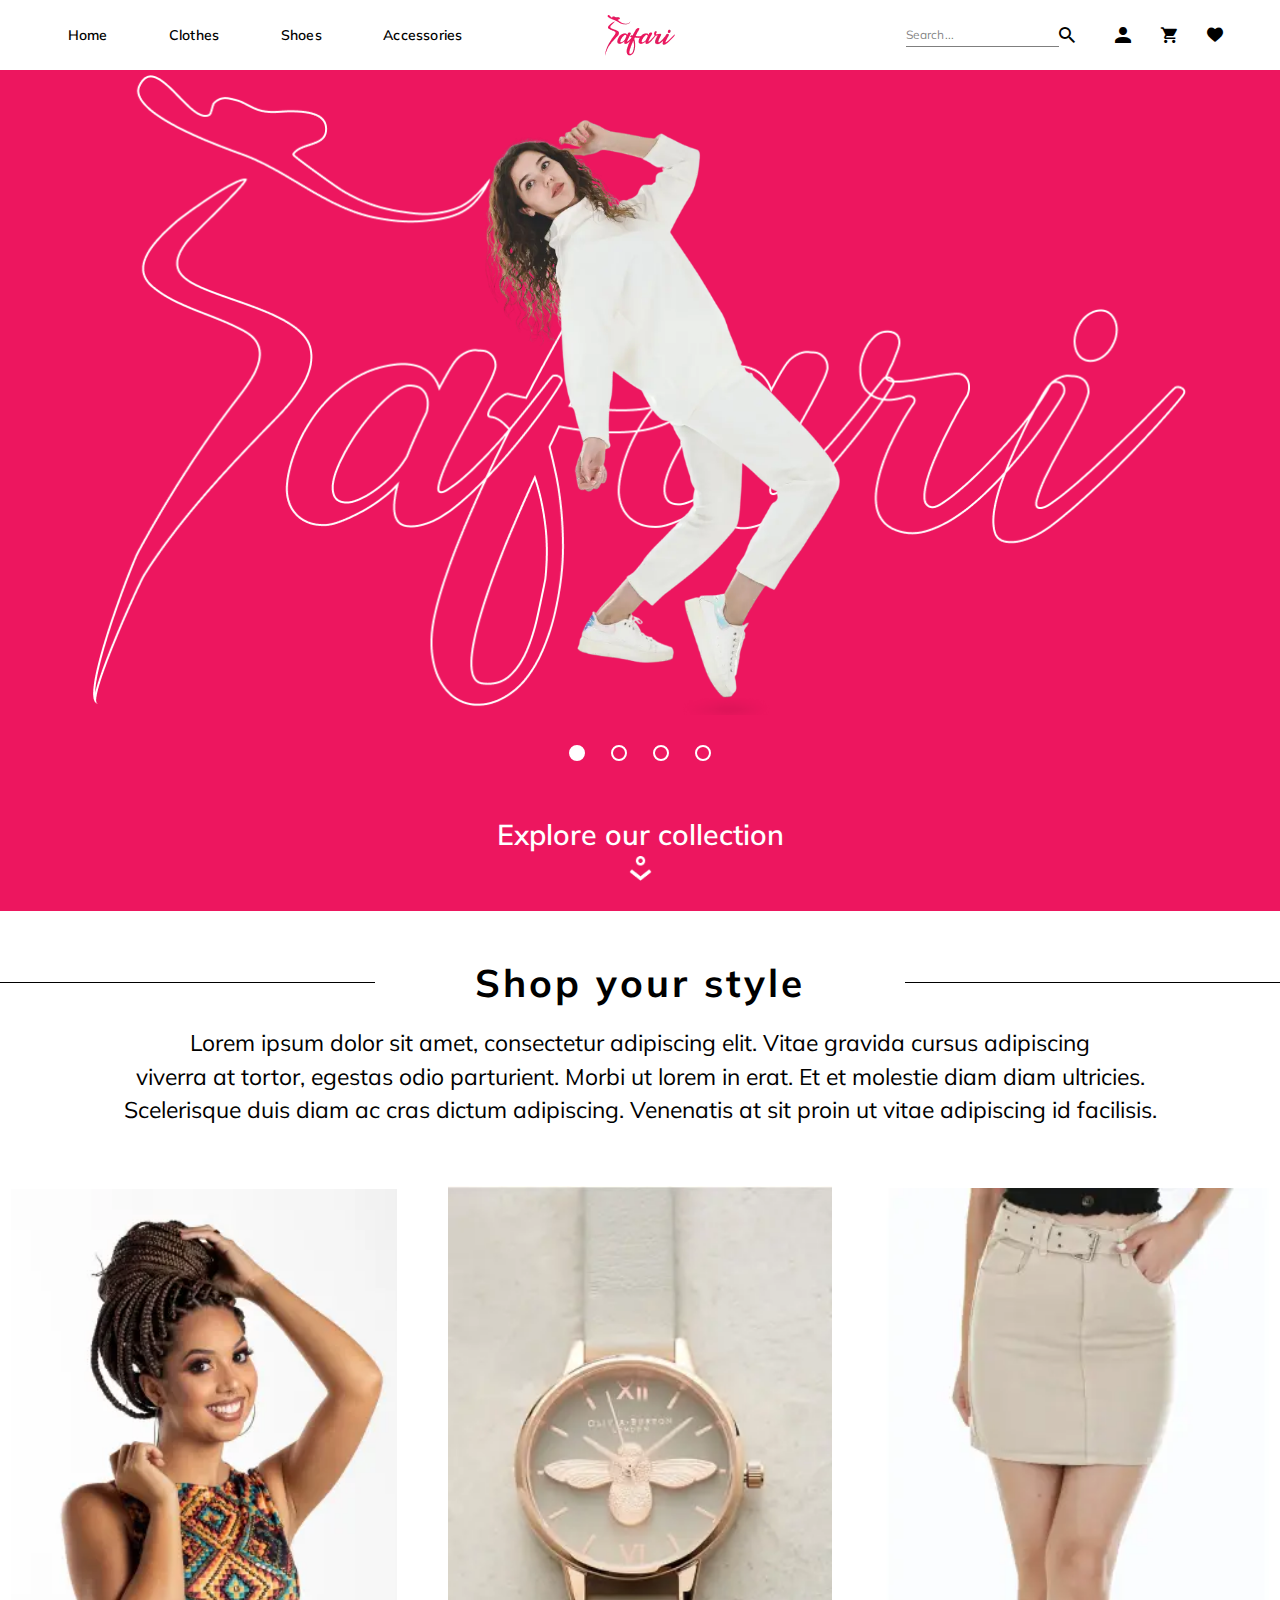
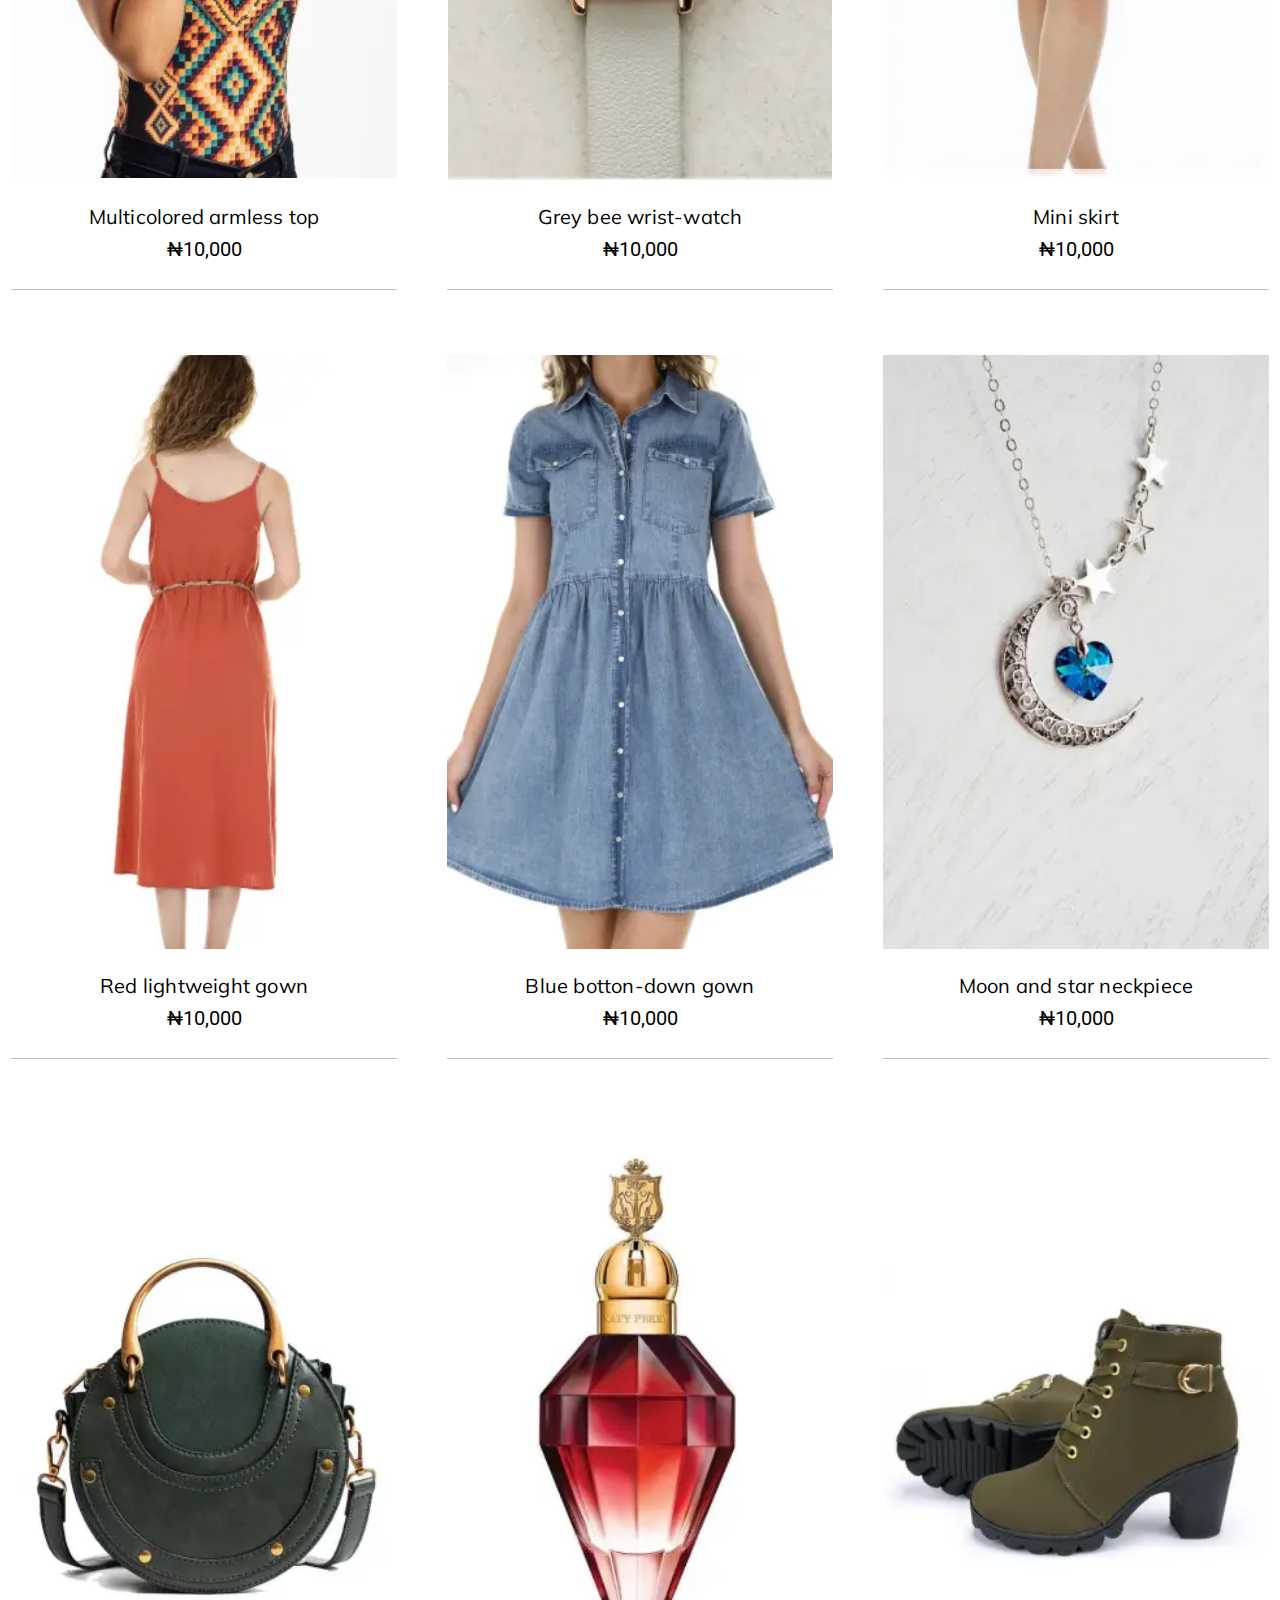
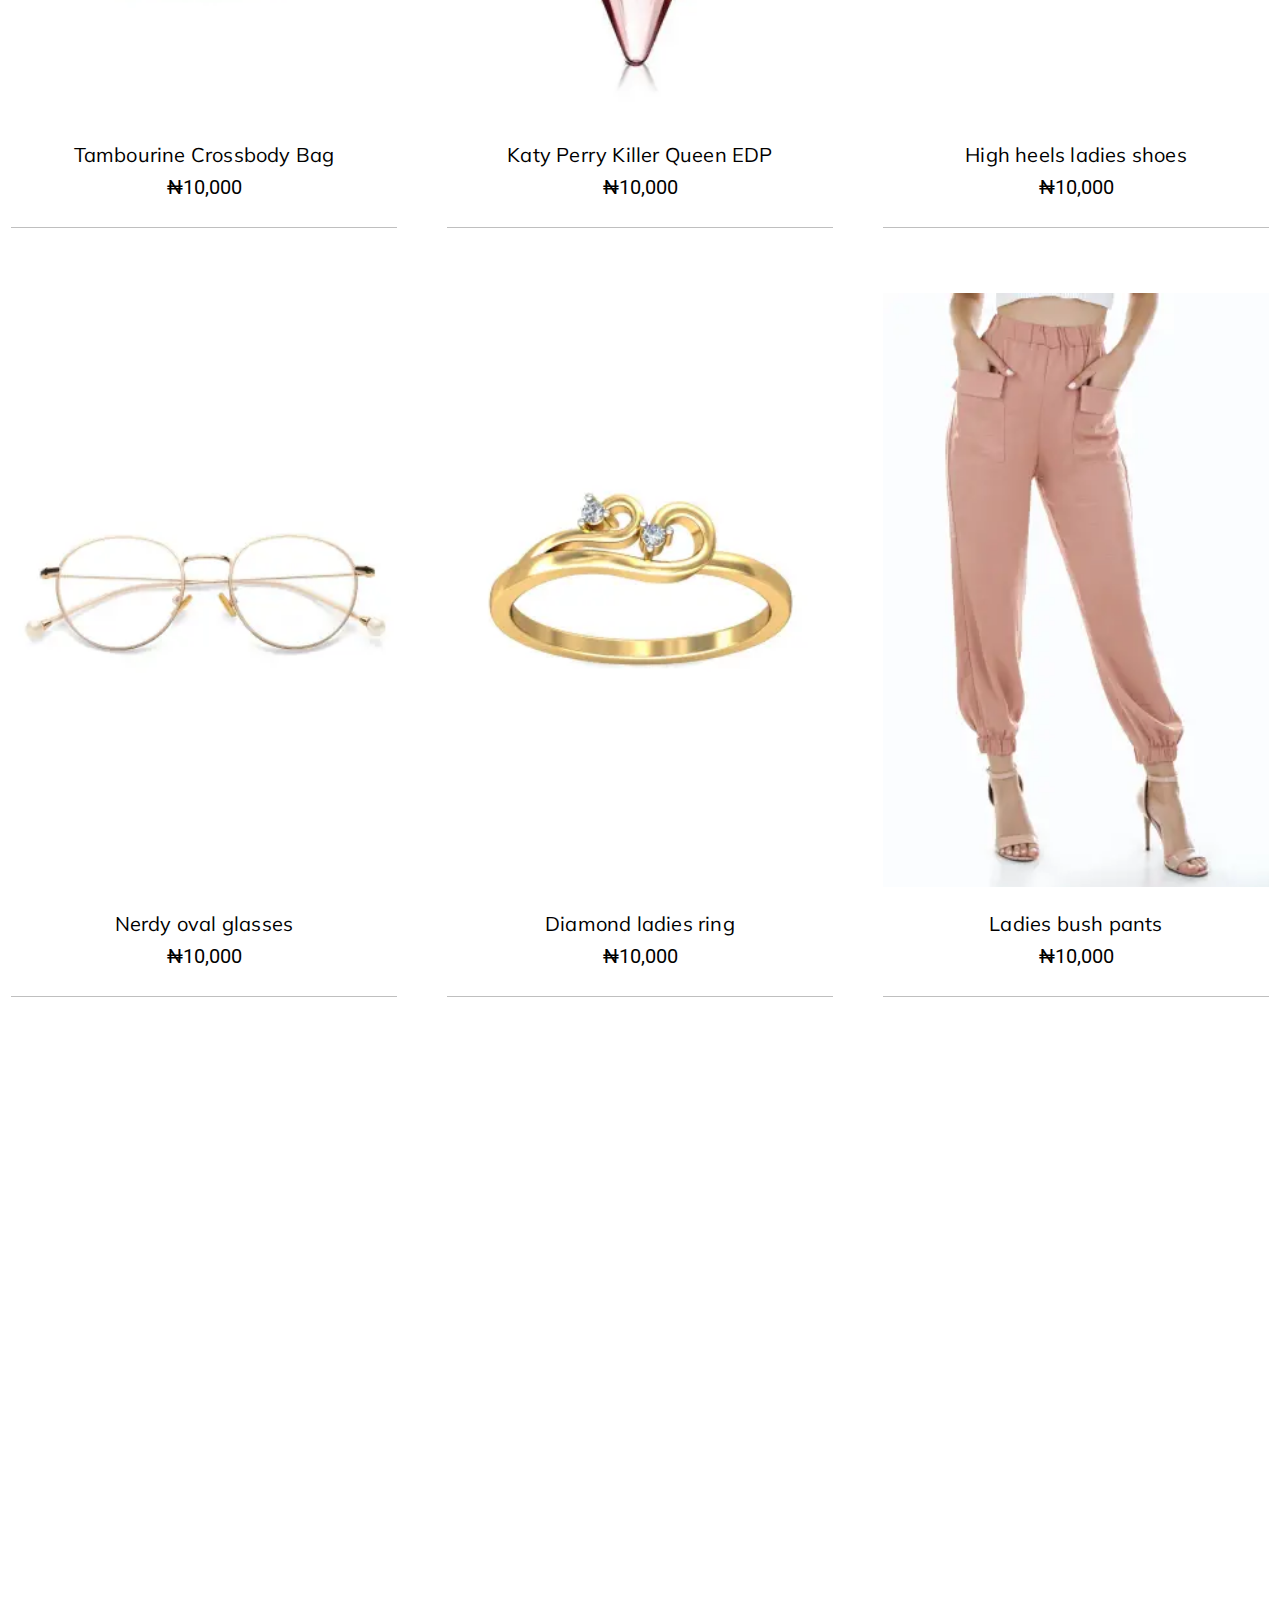
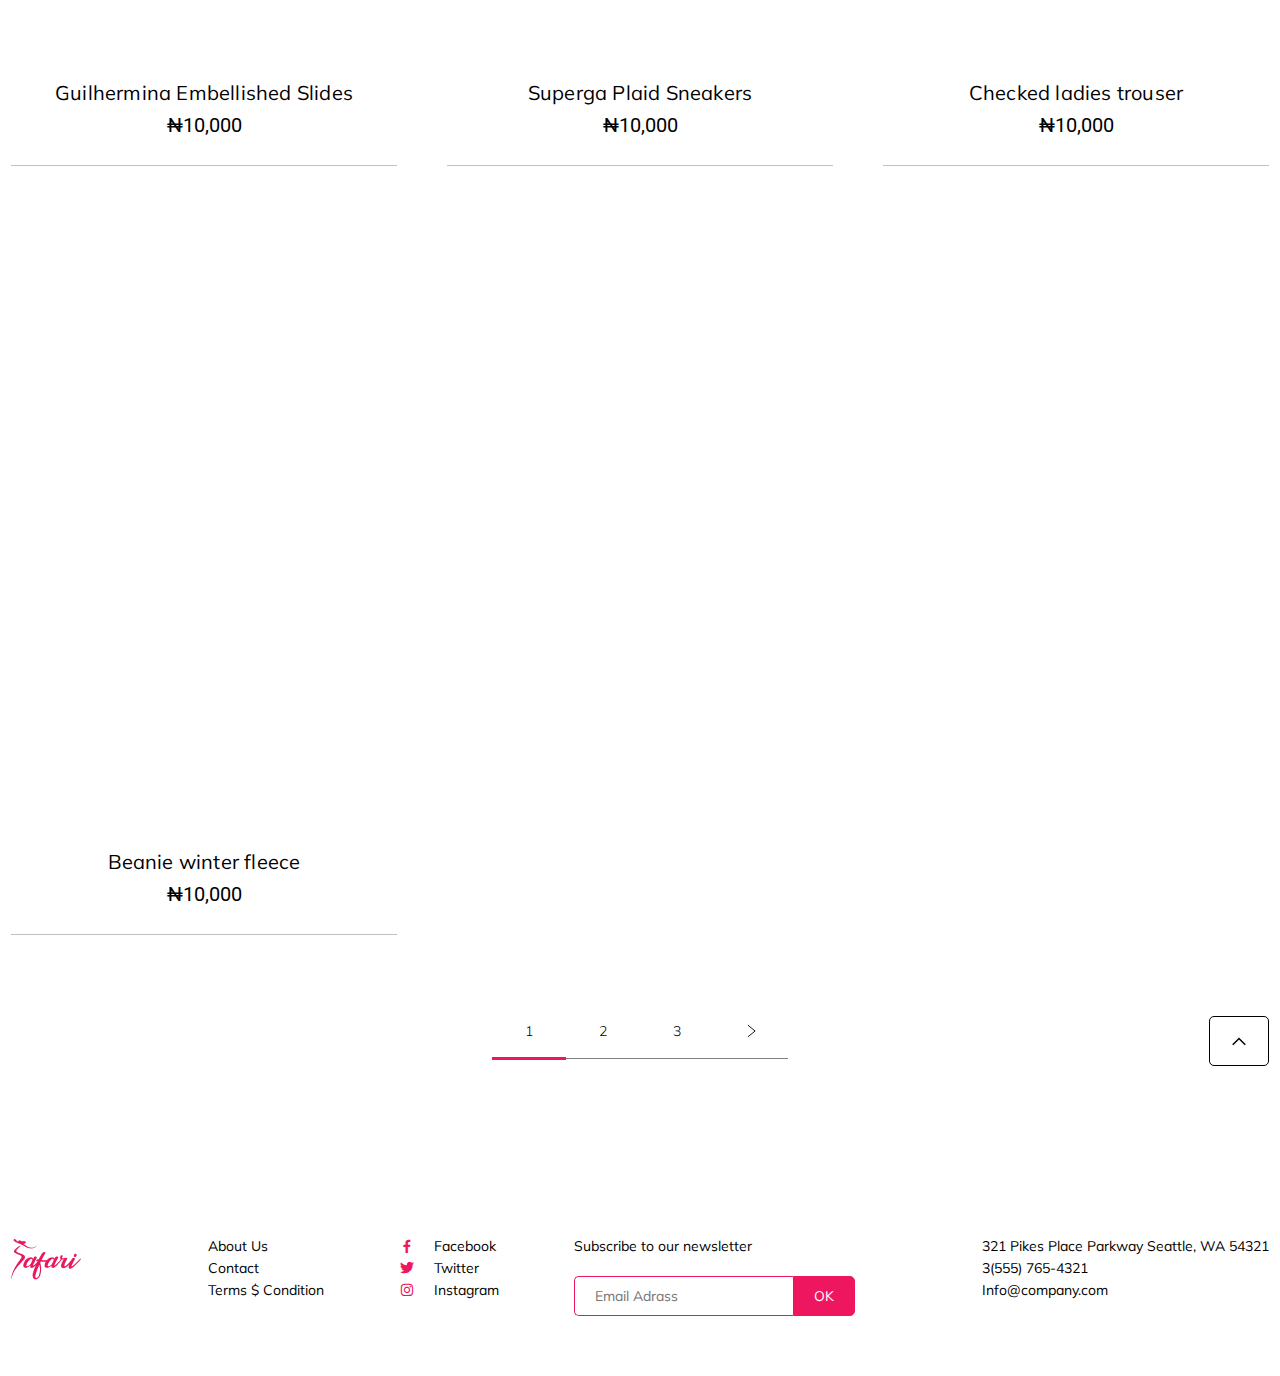
<file: home.html>
<!DOCTYPE html>
<html lang="ru">

<head>
	<title>Главная</title>
	<meta charset="UTF-8">
	<meta name="format-detection" content="telephone=no">
	<!-- <style>body{opacity: 0;}</style> -->
	<link rel="stylesheet" href="css/style.min.css?_v=20220714161928">
	<link rel="shortcut icon" href="favicon.ico">
	<!-- <meta name="robots" content="noindex, nofollow"> -->
	<meta name="viewport" content="width=device-width, initial-scale=1.0">
</head>

<body>
	<div class="wrapper">
		<header class="header">
			<div class="header__container">
				<div class="header__menu menu">
					<button type="button" class="menu__icon icon-menu"><span></span></button>
					<nav class="menu__body">
						<ul class="menu__list">
							<li class="menu__item"><a href="home.html" class="menu__link">Home</a></li>
						</ul>
						<ul class="menu__list">
							<li class="menu__item"><a href="clothes.html" class="menu__link">Clothes</a></li>
						</ul>
						<ul class="menu__list">
							<li class="menu__item"><a href="shoes.html" class="menu__link">Shoes</a></li>
						</ul>
						<ul class="menu__list">
							<li class="menu__item"><a href="accessories.html" class="menu__link">Accessories</a></li>
						</ul>
						<div class="header__burger-navigation"></div>
					</nav>
				</div>
				<a href="#" class="header__logo logo">
					<picture><source srcset="img/header/logo.webp" type="image/webp"><img src="img/header/logo.png" alt="Логотип"></picture>
				</a>
				<div class="header__navigation navigation-header">

					<form action="#" class="navigation-header__search-body">
						<input autocomplete="off" type="text" name="form[]" data-error="Ошибка" placeholder="Search..." class="navigation-header__search">
						<a href="#" class="navigation-header__search-button"></a>
					</form>
					<a href="account.html" class="navigation-header__user"></a>
					<a data-da=".header__burger-navigation, 479.98" href="#" class="navigation-header__cart"></a>
					<a data-da=".header__burger-navigation, 479.98" href="#" class="navigation-header__favorite"></a>
				</div>
			</div>
		</header>
		<main class="page">
			<div data-fullscreen class="page__main main-page">
				<div class="main-page__body">
					<div class="main-page__slider swiper">
						<div class="main-page__wrapper swiper-wrapper">
							<div class="main-page__slide swiper-slide">
								<div class="slide-body">
									<div class="slide-body__img-wrap">
										<div class="slide-body__main-image-ibg">
											<picture><source srcset="img/main-page/1.webp" type="image/webp"><img src="img/main-page/1.png" alt=""></picture>
										</div>
									</div>
								</div>
							</div>
							<div class="main-page__slide swiper-slide">
								<div class="slide-body">
									<div class="slide-body__img-wrap">
										<div class="slide-body__main-image-ibg">
											<picture><source srcset="img/main-page/1.webp" type="image/webp"><img src="img/main-page/1.png" alt=""></picture>
										</div>
									</div>
								</div>
							</div>
							<div class="main-page__slide swiper-slide">
								<div class="slide-body">
									<div class="slide-body__img-wrap">
										<div class="slide-body__main-image-ibg">
											<picture><source srcset="img/main-page/1.webp" type="image/webp"><img src="img/main-page/1.png" alt=""></picture>
										</div>
									</div>
								</div>
							</div>
							<div class="main-page__slide swiper-slide">
								<div class="slide-body">
									<div class="slide-body__img-wrap">
										<div class="slide-body__main-image-ibg">
											<picture><source srcset="img/main-page/1.webp" type="image/webp"><img src="img/main-page/1.png" alt=""></picture>
										</div>
									</div>
								</div>
							</div>
						</div>
					</div>
					<div class="main-page__items">
						<div class="main-page__pagination swiper-pagination"></div>
						<a href="#" data-goto-speed="500" data-goto=".page__galary" class="main-page__item">Explore our collection</a>
					</div>
				</div>
			</div>
			<section class="page__galary main-galary">
				<div class="main-galary__top top-main-galary">
					<h1 class="top-main-galary__title main-title">Shop your style</h1>
					<p class="top-main-galary__text">Lorem ipsum dolor sit amet, consectetur adipiscing elit. Vitae gravida
						cursus adipiscing <br>
						viverra at tortor, egestas odio parturient. Morbi ut lorem in erat. Et et molestie diam diam
						ultricies.
						Scelerisque duis diam ac cras dictum adipiscing. Venenatis at sit proin ut vitae adipiscing id
						facilisis.</p>
				</div>
				<div class="main-galary__container">
					<div class="main-galary__items">
						<div class="main-galary__item item-main-galary">
							<div class="item-main-galary__image-ibg">
								<picture><source data-srcset="img/galary/1.webp" srcset="[data-uri]" type="image/webp"><img src="[data-uri]"  data-src="img/galary/1.jpg" alt="Картинка"></picture>
								<div class="item-main-galary__pick">
									<div class="item-main-galary__favorite"></div>
									<button type="submit" class="item-main-galary__add">ADD TO CART</button>
								</div>
							</div>
							<div class="item-main-galary__body">
								<a href="#" class="item-main-galary__title">Multicolored armless top</a>
								<div class="item-main-galary__price">₦10,000</div>
							</div>
						</div>
						<div class="main-galary__item item-main-galary">
							<div class="item-main-galary__image-ibg">
								<picture><source data-srcset="img/galary/2.webp" srcset="[data-uri]" type="image/webp"><img src="[data-uri]"  data-src="img/galary/2.jpg" alt="Картинка"></picture>
								<div class="item-main-galary__pick">
									<div class="item-main-galary__favorite"></div>
									<button type="submit" class="item-main-galary__add">ADD TO CART</button>
								</div>
							</div>
							<div class="item-main-galary__body">
								<a href="#" class="item-main-galary__title">Grey bee wrist-watch</a>
								<div class="item-main-galary__price">₦10,000</div>
							</div>
						</div>
						<div class="main-galary__item item-main-galary">
							<div class="item-main-galary__image-ibg">
								<picture><source data-srcset="img/galary/3.webp" srcset="[data-uri]" type="image/webp"><img src="[data-uri]"  data-src="img/galary/3.jpg" alt="Картинка"></picture>
								<div class="item-main-galary__pick">
									<div class="item-main-galary__favorite"></div>
									<button type="submit" class="item-main-galary__add">ADD TO CART</button>
								</div>
							</div>
							<div class="item-main-galary__body">
								<a href="#" class="item-main-galary__title">Mini skirt</a>
								<div class="item-main-galary__price">₦10,000</div>
							</div>
						</div>
						<div class="main-galary__item item-main-galary">
							<div class="item-main-galary__image-ibg">
								<picture><source data-srcset="img/galary/4.webp" srcset="[data-uri]" type="image/webp"><img src="[data-uri]"  data-src="img/galary/4.jpg" alt="Картинка"></picture>
								<div class="item-main-galary__pick">
									<div class="item-main-galary__favorite"></div>
									<button type="submit" class="item-main-galary__add">ADD TO CART</button>
								</div>
							</div>
							<div class="item-main-galary__body">
								<a href="#" class="item-main-galary__title">Red lightweight gown</a>
								<div class="item-main-galary__price">₦10,000</div>
							</div>
						</div>
						<div class="main-galary__item item-main-galary">
							<div class="item-main-galary__image-ibg">
								<picture><source data-srcset="img/galary/5.webp" srcset="[data-uri]" type="image/webp"><img src="[data-uri]"  data-src="img/galary/5.jpg" alt="Картинка"></picture>
								<div class="item-main-galary__pick">
									<div class="item-main-galary__favorite"></div>
									<button type="submit" class="item-main-galary__add">ADD TO CART</button>
								</div>
							</div>
							<div class="item-main-galary__body">
								<a href="#" class="item-main-galary__title">Blue botton-down gown</a>
								<div class="item-main-galary__price">₦10,000</div>
							</div>
						</div>
						<div class="main-galary__item item-main-galary">
							<div class="item-main-galary__image-ibg">
								<picture><source data-srcset="img/galary/6.webp" srcset="[data-uri]" type="image/webp"><img src="[data-uri]"  data-src="img/galary/6.jpg" alt="Картинка"></picture>
								<div class="item-main-galary__pick">
									<div class="item-main-galary__favorite"></div>
									<button type="submit" class="item-main-galary__add">ADD TO CART</button>
								</div>
							</div>
							<div class="item-main-galary__body">
								<a href="#" class="item-main-galary__title">Moon and star neckpiece</a>
								<div class="item-main-galary__price">₦10,000</div>
							</div>
						</div>
						<div class="main-galary__item item-main-galary">
							<div class="item-main-galary__image-ibg">
								<picture><source data-srcset="img/galary/7.webp" srcset="[data-uri]" type="image/webp"><img src="[data-uri]"  data-src="img/galary/7.jpg" alt="Картинка"></picture>
								<div class="item-main-galary__pick">
									<div class="item-main-galary__favorite"></div>
									<button type="submit" class="item-main-galary__add">ADD TO CART</button>
								</div>
							</div>
							<div class="item-main-galary__body">
								<a href="#" class="item-main-galary__title">Tambourine Crossbody Bag </a>
								<div class="item-main-galary__price">₦10,000</div>
							</div>
						</div>
						<div class="main-galary__item item-main-galary">
							<div class="item-main-galary__image-ibg">
								<picture><source data-srcset="img/galary/8.webp" srcset="[data-uri]" type="image/webp"><img src="[data-uri]"  data-src="img/galary/8.jpg" alt="Картинка"></picture>
								<div class="item-main-galary__pick">
									<div class="item-main-galary__favorite"></div>
									<button type="submit" class="item-main-galary__add">ADD TO CART</button>
								</div>
							</div>
							<div class="item-main-galary__body">
								<a href="#" class="item-main-galary__title">Katy Perry Killer Queen EDP</a>
								<div class="item-main-galary__price">₦10,000</div>
							</div>
						</div>
						<div class="main-galary__item item-main-galary">
							<div class="item-main-galary__image-ibg">
								<picture><source data-srcset="img/galary/9.webp" srcset="[data-uri]" type="image/webp"><img src="[data-uri]"  data-src="img/galary/9.jpg" alt="Картинка"></picture>
								<div class="item-main-galary__pick">
									<div class="item-main-galary__favorite"></div>
									<button type="submit" class="item-main-galary__add">ADD TO CART</button>
								</div>
							</div>
							<div class="item-main-galary__body">
								<a href="#" class="item-main-galary__title">High heels ladies shoes</a>
								<div class="item-main-galary__price">₦10,000</div>
							</div>
						</div>
						<div class="main-galary__item item-main-galary">
							<div class="item-main-galary__image-ibg">
								<picture><source data-srcset="img/galary/10.webp" srcset="[data-uri]" type="image/webp"><img src="[data-uri]"  data-src="img/galary/10.jpg" alt="Картинка"></picture>
								<div class="item-main-galary__pick">
									<div class="item-main-galary__favorite"></div>
									<button type="submit" class="item-main-galary__add">ADD TO CART</button>
								</div>
							</div>
							<div class="item-main-galary__body">
								<a href="#" class="item-main-galary__title">Nerdy oval glasses</a>
								<div class="item-main-galary__price">₦10,000</div>
							</div>
						</div>
						<div class="main-galary__item item-main-galary">
							<div class="item-main-galary__image-ibg">
								<picture><source data-srcset="img/galary/11.webp" srcset="[data-uri]" type="image/webp"><img src="[data-uri]"  data-src="img/galary/11.jpg" alt="Картинка"></picture>
								<div class="item-main-galary__pick">
									<div class="item-main-galary__favorite"></div>
									<button type="submit" class="item-main-galary__add">ADD TO CART</button>
								</div>
							</div>
							<div class="item-main-galary__body">
								<a href="#" class="item-main-galary__title">Diamond ladies ring</a>
								<div class="item-main-galary__price">₦10,000</div>
							</div>
						</div>
						<div class="main-galary__item item-main-galary">
							<div class="item-main-galary__image-ibg">
								<picture><source data-srcset="img/galary/12.webp" srcset="[data-uri]" type="image/webp"><img src="[data-uri]"  data-src="img/galary/12.jpg" alt="Картинка"></picture>
								<div class="item-main-galary__pick">
									<div class="item-main-galary__favorite"></div>
									<button type="submit" class="item-main-galary__add">ADD TO CART</button>
								</div>
							</div>
							<div class="item-main-galary__body">
								<a href="#" class="item-main-galary__title">Ladies bush pants </a>
								<div class="item-main-galary__price">₦10,000</div>
							</div>
						</div>
						<div class="main-galary__item item-main-galary">
							<div class="item-main-galary__image-ibg">
								<picture><source data-srcset="img/galary/13.webp" srcset="[data-uri]" type="image/webp"><img src="[data-uri]"  data-src="img/galary/13.jpg" alt="Картинка"></picture>
								<div class="item-main-galary__pick">
									<div class="item-main-galary__favorite"></div>
									<button type="submit" class="item-main-galary__add">ADD TO CART</button>
								</div>
							</div>
							<div class="item-main-galary__body">
								<a href="#" class="item-main-galary__title">Guilhermina Embellished Slides</a>
								<div class="item-main-galary__price">₦10,000</div>
							</div>
						</div>
						<div class="main-galary__item item-main-galary">
							<div class="item-main-galary__image-ibg">
								<picture><source data-srcset="img/galary/14.webp" srcset="[data-uri]" type="image/webp"><img src="[data-uri]"  data-src="img/galary/14.jpg" alt="Картинка"></picture>
								<div class="item-main-galary__pick">
									<div class="item-main-galary__favorite"></div>
									<button type="submit" class="item-main-galary__add">ADD TO CART</button>
								</div>
							</div>
							<div class="item-main-galary__body">
								<a href="#" class="item-main-galary__title">Superga Plaid Sneakers</a>
								<div class="item-main-galary__price">₦10,000</div>
							</div>
						</div>
						<div class="main-galary__item item-main-galary">
							<div class="item-main-galary__image-ibg">
								<picture><source data-srcset="img/galary/15.webp" srcset="[data-uri]" type="image/webp"><img src="[data-uri]"  data-src="img/galary/15.jpg" alt="Картинка"></picture>
								<div class="item-main-galary__pick">
									<div class="item-main-galary__favorite"></div>
									<button type="submit" class="item-main-galary__add">ADD TO CART</button>
								</div>
							</div>
							<div class="item-main-galary__body">
								<a href="#" class="item-main-galary__title">Checked ladies trouser</a>
								<div class="item-main-galary__price">₦10,000</div>
							</div>
						</div>
						<div class="main-galary__item item-main-galary">
							<div class="item-main-galary__image-ibg">
								<picture><source data-srcset="img/galary/16.webp" srcset="[data-uri]" type="image/webp"><img src="[data-uri]"  data-src="img/galary/16.jpg" alt="Картинка"></picture>
								<div class="item-main-galary__pick">
									<div class="item-main-galary__favorite"></div>
									<button type="submit" class="item-main-galary__add">ADD TO CART</button>
								</div>
							</div>
							<div class="item-main-galary__body">
								<a href="#" class="item-main-galary__title">Beanie winter fleece</a>
								<div class="item-main-galary__price">₦10,000</div>
							</div>
						</div>
					</div>
				</div>
				<div class="main-galary__bottom ">
					<div class="main-galary__pagging pagging">
						<button disabled type="submit" class="pagging__arrow pagging__arrow_left"></button>
						<ul class="pagging__list">
							<li class="pagging__item _active">
								<a href="#" class="pagging__link ">1</a>
							</li>
							<li class="pagging__item">
								<a href="#" class="pagging__link">2</a>
							</li>
							<li class="pagging__item">
								<a href="#" class="pagging__link">3</a>
							</li>
						</ul>
						<button type="submit" class="pagging__arrow pagging__arrow_right _active"></button>
					</div>
					<a href="#" data-goto-speed="500" data-goto=".main-galary" class="main-galary__up up"></a>
				</div>
			</section>
		</main>
		<footer class="footer">
			<div class="footer__container">
				<div class="footer__body-logo">
					<a href="#" class="footer__logo logo">
						<picture><source srcset="img/header/logo.webp" type="image/webp"><img src="img/header/logo.png" alt="Логотип"></picture>
					</a>
				</div>

				<div class="footer__column footer__column_wide">
					<ul class="footer-menu__list">
						<li class="footer-menu__item">
							<a href="#" class="footer-menu__link">About Us</a>
						</li>
						<li class="footer-menu__item">
							<a href="#" class="footer-menu__link">Contact</a>
						</li>
						<li class="footer-menu__item">
							<a href="#" class="footer-menu__link">Terms $ Condition</a>
						</li>
					</ul>
					<div class="footer__socials socials">
						<a href="#" class="socials__item socials__item_facebook">Facebook</a>
						<a href="#" class="socials__item socials__item_twitter">Twitter</a>
						<a href="#" class="socials__item socials__item_instagram">Instagram</a>
					</div>

					<form novalidate class="footer__subscribe subscribe" action="#">
						<label for="mail" class="subscribe__label">Subscribe to our newsletter</label>
						<div class="subscribe__input-body">
							<input id="mail" data-required="email" autocomplete="off" type="email" name="email" data-error="Ошибка" placeholder="Email Adrass" class="subscribe__input">
							<button type="submit" class="subscribe__button">OK</button>
						</div>
					</form>
				</div>
				<div class="footer__column footer__column_small">
					<div class="footer__contacts contacts">
						<a href="#" class="contacts__item">321 Pikes Place Parkway Seattle, WA 54321</a>
						<a href="tel:35557654321" class="contacts__item">3(555) 765-4321</a>
						<a href="mailto:Info@company.com" class="contacts__item">Info@company.com</a>
					</div>
				</div>

			</div>
		</footer>
	</div>
	<!-- <div id="popup" aria-hidden="true" class="popup">
	<div class="popup__wrapper">
		<div class="popup__content">
			<button data-close type="button" class="popup__close">Закрыть</button>
			<div class="popup__text">
				Text
			</div>
		</div>
	</div>
</div> -->
	<script src="js/app.min.js?_v=20220714161928"></script>
</body>

</html>
</file>
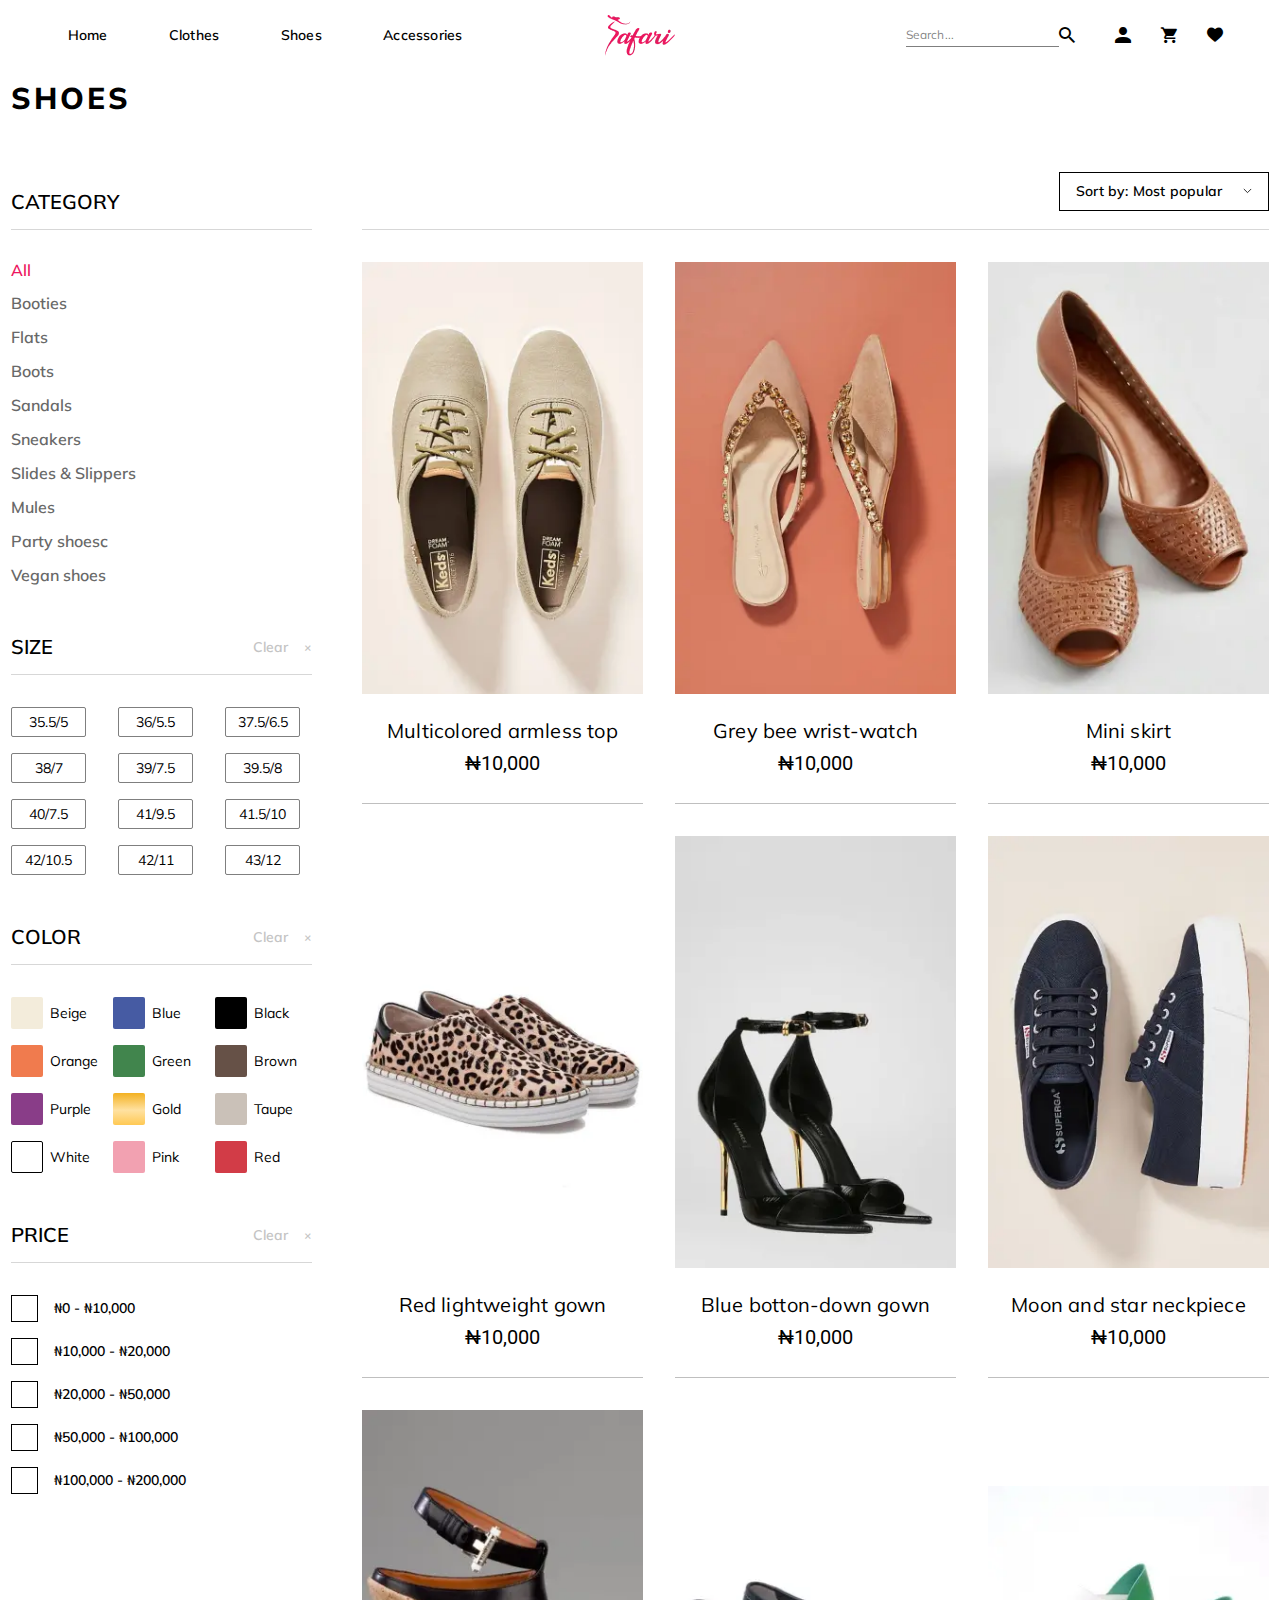
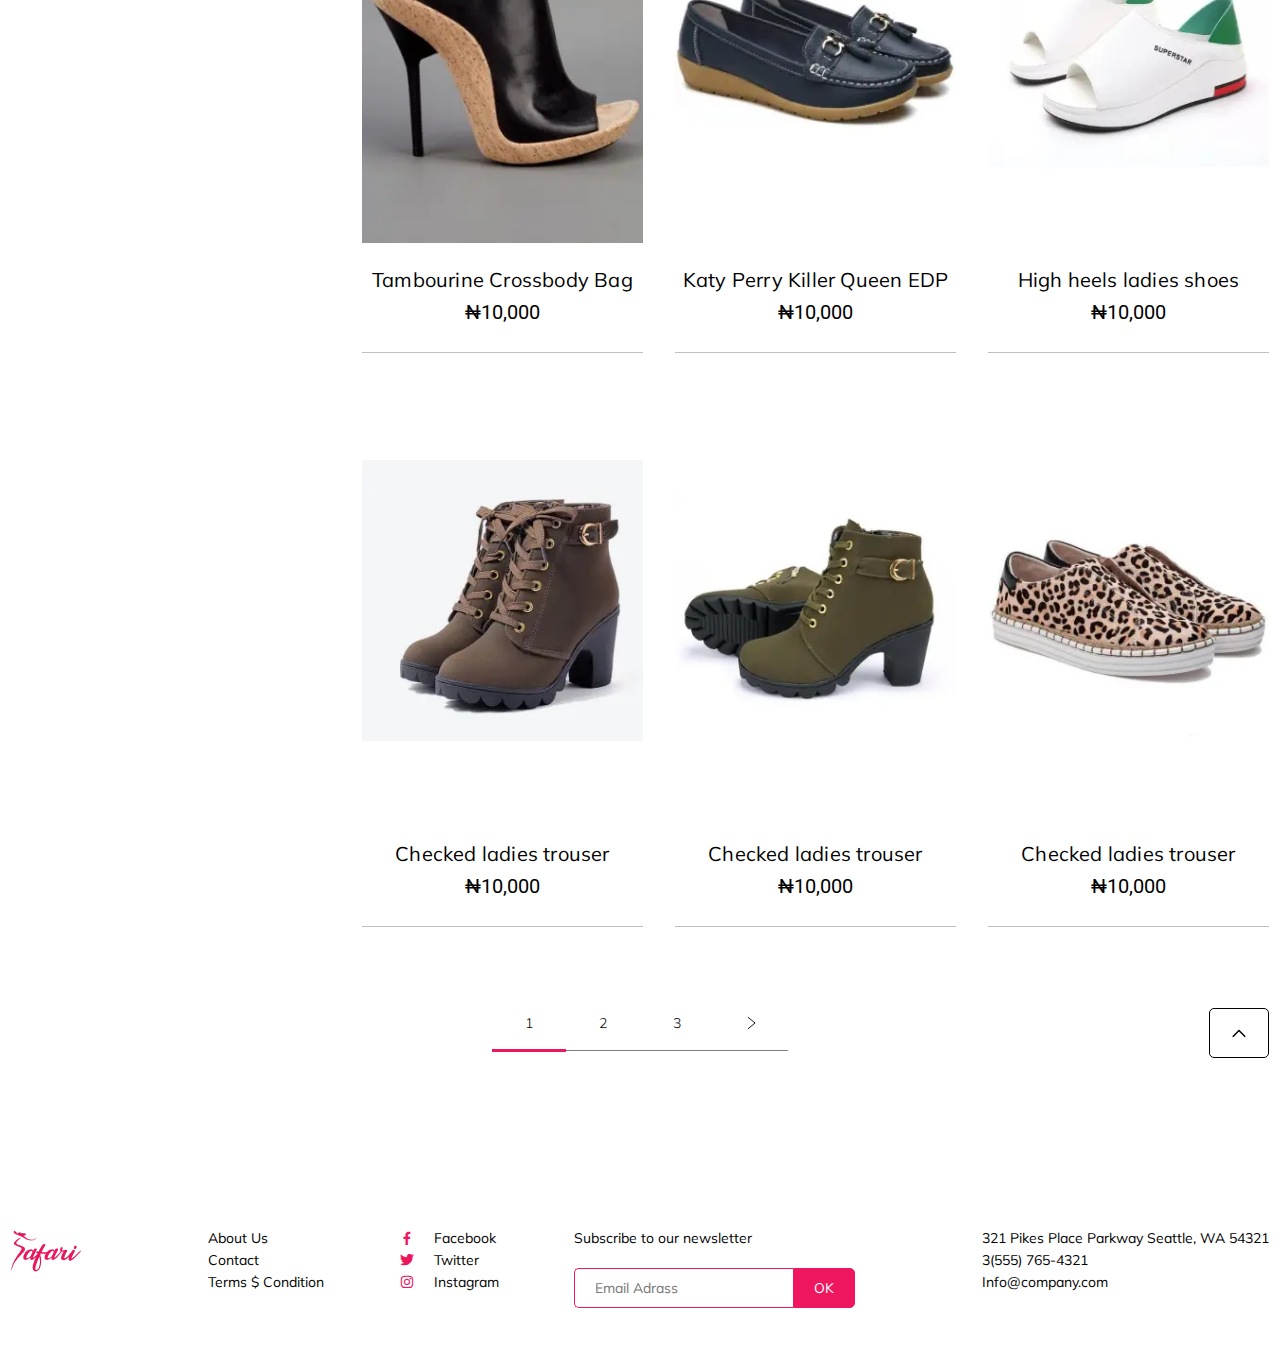
<file: shoes.html>
<!DOCTYPE html>
<html lang="ru">

<head>
	<title>Обувь</title>
	<meta charset="UTF-8">
	<meta name="format-detection" content="telephone=no">
	<!-- <style>body{opacity: 0;}</style> -->
	<link rel="stylesheet" href="css/style.min.css?_v=20220714161928">
	<link rel="shortcut icon" href="favicon.ico">
	<!-- <meta name="robots" content="noindex, nofollow"> -->
	<meta name="viewport" content="width=device-width, initial-scale=1.0">
</head>

<body>
	<div class="wrapper">
		<header class="header">
			<div class="header__container">
				<div class="header__menu menu">
					<button type="button" class="menu__icon icon-menu"><span></span></button>
					<nav class="menu__body">
						<ul class="menu__list">
							<li class="menu__item"><a href="home.html" class="menu__link">Home</a></li>
						</ul>
						<ul class="menu__list">
							<li class="menu__item"><a href="clothes.html" class="menu__link">Clothes</a></li>
						</ul>
						<ul class="menu__list">
							<li class="menu__item"><a href="shoes.html" class="menu__link">Shoes</a></li>
						</ul>
						<ul class="menu__list">
							<li class="menu__item"><a href="accessories.html" class="menu__link">Accessories</a></li>
						</ul>
						<div class="header__burger-navigation"></div>
					</nav>
				</div>
				<a href="#" class="header__logo logo">
					<picture><source srcset="img/header/logo.webp" type="image/webp"><img src="img/header/logo.png" alt="Логотип"></picture>
				</a>
				<div class="header__navigation navigation-header">

					<form action="#" class="navigation-header__search-body">
						<input autocomplete="off" type="text" name="form[]" data-error="Ошибка" placeholder="Search..." class="navigation-header__search">
						<a href="#" class="navigation-header__search-button"></a>
					</form>
					<a href="account.html" class="navigation-header__user"></a>
					<a data-da=".header__burger-navigation, 479.98" href="#" class="navigation-header__cart"></a>
					<a data-da=".header__burger-navigation, 479.98" href="#" class="navigation-header__favorite"></a>
				</div>
			</div>
		</header>
		<main class="page page_inner">
			<div class="page__clothes products">
				<div class="products__container">
					<h1 class="products__title main-title">SHOES</h1>
					<div class="products__body">
						<div class="products__filter filter-products">
							<div data-spollers="654.98,max" class="filter-products__item item-filter-products">
								<div class="item-filter-products__body">
									<div data-spoller class="item-filter-products__title">CATEGORY</div>
									<div class="item-filter-products__category category-item-filter-products">
										<ul class="category-item-filter-products__list">
											<li class="category-item-filter-products__item ">
												<a href="#" class="category-item-filter-products__link-all  _item-active">All</a>
											</li>
											<li class="category-item-filter-products__item">
												<a href="#" class="category-item-filter-products__link">Booties</a>
											</li>
											<li class="category-item-filter-products__item">
												<a href="#" class="category-item-filter-products__link">Flats</a>
											</li>
											<li class="category-item-filter-products__item">
												<a href="#" class="category-item-filter-products__link">Boots</a>
											</li>
											<li class="category-item-filter-products__item">
												<a href="#" class="category-item-filter-products__link">Sandals</a>
											</li>
											<li class="category-item-filter-products__item">
												<a href="#" class="category-item-filter-products__link">Sneakers</a>
											</li>
											<li class="category-item-filter-products__item">
												<a href="#" class="category-item-filter-products__link">Slides & Slippers</a>
											</li>
											<li class="category-item-filter-products__item">
												<a href="#" class="category-item-filter-products__link">Mules</a>
											</li>
											<li class="category-item-filter-products__item">
												<a href="#" class="category-item-filter-products__link">Party shoesc</a>
											</li>
											<li class="category-item-filter-products__item">
												<a href="#" class="category-item-filter-products__link">Vegan shoes</a>
											</li>
										</ul>
									</div>
								</div>
							</div>
							<div data-spollers="654.98,max" class="filter-products__item item-filter-products">
								<button class="item-filter-products__clear clear-size">Clear</button>
								<div class="item-filter-products__body ">
									<div data-spoller class="item-filter-products__title ">SIZE</div>
									<div class="item-filter-products__size size-item-filter-products">
										<div class="size-item-filter-products__body size-item-filter-products__body_gap">
											<a href="#" class="size-item-filter-products__link size-item-filter-products__link_flex">35.5/5</a>
											<a href="#" class="size-item-filter-products__link size-item-filter-products__link_flex">36/5.5</a>
											<a href="#" class="size-item-filter-products__link size-item-filter-products__link_flex">37.5/6.5</a>
											<a href="#" class="size-item-filter-products__link size-item-filter-products__link_flex">38/7</a>
											<a href="#" class="size-item-filter-products__link size-item-filter-products__link_flex">39/7.5</a>
											<a href="#" class="size-item-filter-products__link size-item-filter-products__link_flex">39.5/8</a>
											<a href="#" class="size-item-filter-products__link size-item-filter-products__link_flex">40/7.5</a>
											<a href="#" class="size-item-filter-products__link size-item-filter-products__link_flex">41/9.5</a>
											<a href="#" class="size-item-filter-products__link size-item-filter-products__link_flex">41.5/10</a>
											<a href="#" class="size-item-filter-products__link size-item-filter-products__link_flex">42/10.5</a>
											<a href="#" class="size-item-filter-products__link size-item-filter-products__link_flex">42/11</a>
											<a href="#" class="size-item-filter-products__link size-item-filter-products__link_flex">43/12</a>

										</div>
									</div>
								</div>
							</div>
							<div data-spollers="654.98,max" class="filter-products__item item-filter-products">
								<button class="item-filter-products__clear clear-color">Clear</button>
								<div class="item-filter-products__body">
									<div data-spoller class="item-filter-products__title ">COLOR</div>
									<div class="item-filter-products__color color-item-filter-products ">
										<div class="color-item-filter-products__body">
											<a href="" class="color-item-filter-products__link color-item-filter-products__link_Beige ">Beige</a>
											<a href="" class="color-item-filter-products__link color-item-filter-products__link_Blue">Blue</a>
											<a href="" class="color-item-filter-products__link color-item-filter-products__link_Black">Black</a>
											<a href="" class="color-item-filter-products__link color-item-filter-products__link_Orange">Orange</a>
											<a href="" class="color-item-filter-products__link color-item-filter-products__link_Green">Green</a>
											<a href="" class="color-item-filter-products__link color-item-filter-products__link_Brown">Brown</a>
											<a href="" class="color-item-filter-products__link color-item-filter-products__link_Purple">Purple</a>
											<a href="" class="color-item-filter-products__link color-item-filter-products__link_Gold">Gold</a>
											<a href="" class="color-item-filter-products__link color-item-filter-products__link_Taupe">Taupe</a>
											<a href="" class="color-item-filter-products__link color-item-filter-products__link_White">White</a>
											<a href="" class="color-item-filter-products__link color-item-filter-products__link_Pink">Pink</a>
											<a href="" class="color-item-filter-products__link color-item-filter-products__link_Red">Red</a>
										</div>
									</div>
								</div>
							</div>
							<div data-spollers="654.98,max" class="filter-products__item item-filter-products">
								<button class="item-filter-products__clear clear-price">Clear</button>
								<div class="item-filter-products__body">
									<div data-spoller class="item-filter-products__title ">PRICE</div>
									<div class="item-filter-products__price price-item-filter-products ">
										<div class="price-item-filter-products__body">
											<a href="#" class="price-item-filter-products__link "><span class="price-item-filter-products__check"></span> <span>₦0
													-
													₦10,000</span></a>
											<a href="#" class="price-item-filter-products__link"><span class="price-item-filter-products__check"></span><span>₦10,000
													-
													₦20,000</span></a>
											<a href="#" class="price-item-filter-products__link"><span class="price-item-filter-products__check"></span><span>₦20,000
													-
													₦50,000</span></a>
											<a href="#" class="price-item-filter-products__link"><span class="price-item-filter-products__check"></span><span>₦50,000
													-
													₦100,000</span></a>
											<a href="#" class="price-item-filter-products__link"><span class="price-item-filter-products__check"></span><span>₦100,000
													-
													₦200,000</span></a>
										</div>
									</div>
								</div>
							</div>
						</div>
						<div class="products__galary main-galary">
							<div class="main-galary__control">
								<select name="form[]" data-speed="300" data-class-modif="control">
									<option value="1" selected>Sort by: Most popular</option>
									<option value="2">Most popular</option>
									<option value="2">Best Selling</option>
									<option value="3">Price: High to Low</option>
									<option value="4">Price: Low to High</option>
								</select>
							</div>
							<div class="main-galary__items main-galary__items_small-gap">
								<div class="main-galary__item item-main-galary">
									<div class="item-main-galary__image-ibg">
										<picture><source data-srcset="img/shoes/1.webp" srcset="[data-uri]" type="image/webp"><img src="[data-uri]"  data-src="img/shoes/1.jpg" alt="Картинка"></picture>
										<div class="item-main-galary__pick">
											<div class="item-main-galary__favorite"></div>
											<button type="submit" class="item-main-galary__add">ADD TO CART</button>
										</div>
									</div>
									<div class="item-main-galary__body">
										<a href="#" class="item-main-galary__title">Multicolored armless top</a>
										<div class="item-main-galary__price">₦10,000</div>
									</div>
								</div>
								<div class="main-galary__item item-main-galary">
									<div class="item-main-galary__image-ibg">
										<picture><source data-srcset="img/shoes/2.webp" srcset="[data-uri]" type="image/webp"><img src="[data-uri]"  data-src="img/shoes/2.jpg" alt="Картинка"></picture>
										<div class="item-main-galary__pick">
											<div class="item-main-galary__favorite"></div>
											<button type="submit" class="item-main-galary__add">ADD TO CART</button>
										</div>
									</div>
									<div class="item-main-galary__body">
										<a href="#" class="item-main-galary__title">Grey bee wrist-watch</a>
										<div class="item-main-galary__price">₦10,000</div>
									</div>
								</div>
								<div class="main-galary__item item-main-galary">
									<div class="item-main-galary__image-ibg">
										<picture><source data-srcset="img/shoes/3.webp" srcset="[data-uri]" type="image/webp"><img src="[data-uri]"  data-src="img/shoes/3.jpg" alt="Картинка"></picture>
										<div class="item-main-galary__pick">
											<div class="item-main-galary__favorite"></div>
											<button type="submit" class="item-main-galary__add">ADD TO CART</button>
										</div>
									</div>
									<div class="item-main-galary__body">
										<a href="#" class="item-main-galary__title">Mini skirt</a>
										<div class="item-main-galary__price">₦10,000</div>
									</div>
								</div>
								<div class="main-galary__item item-main-galary">
									<div class="item-main-galary__image-ibg">
										<picture><source data-srcset="img/shoes/4.webp" srcset="[data-uri]" type="image/webp"><img src="[data-uri]"  data-src="img/shoes/4.jpg" alt="Картинка"></picture>
										<div class="item-main-galary__pick">
											<div class="item-main-galary__favorite"></div>
											<button type="submit" class="item-main-galary__add">ADD TO CART</button>
										</div>
									</div>
									<div class="item-main-galary__body">
										<a href="#" class="item-main-galary__title">Red lightweight gown</a>
										<div class="item-main-galary__price">₦10,000</div>
									</div>
								</div>
								<div class="main-galary__item item-main-galary">
									<div class="item-main-galary__image-ibg">
										<picture><source data-srcset="img/shoes/5.webp" srcset="[data-uri]" type="image/webp"><img src="[data-uri]"  data-src="img/shoes/5.jpg" alt="Картинка"></picture>
										<div class="item-main-galary__pick">
											<div class="item-main-galary__favorite"></div>
											<button type="submit" class="item-main-galary__add">ADD TO CART</button>
										</div>
									</div>
									<div class="item-main-galary__body">
										<a href="#" class="item-main-galary__title">Blue botton-down gown</a>
										<div class="item-main-galary__price">₦10,000</div>
									</div>
								</div>
								<div class="main-galary__item item-main-galary">
									<div class="item-main-galary__image-ibg">
										<picture><source data-srcset="img/shoes/6.webp" srcset="[data-uri]" type="image/webp"><img src="[data-uri]"  data-src="img/shoes/6.jpg" alt="Картинка"></picture>
										<div class="item-main-galary__pick">
											<div class="item-main-galary__favorite"></div>
											<button type="submit" class="item-main-galary__add">ADD TO CART</button>
										</div>
									</div>
									<div class="item-main-galary__body">
										<a href="#" class="item-main-galary__title">Moon and star neckpiece</a>
										<div class="item-main-galary__price">₦10,000</div>
									</div>
								</div>
								<div class="main-galary__item item-main-galary">
									<div class="item-main-galary__image-ibg">
										<picture><source data-srcset="img/shoes/7.webp" srcset="[data-uri]" type="image/webp"><img src="[data-uri]"  data-src="img/shoes/7.jpg" alt="Картинка"></picture>
										<div class="item-main-galary__pick">
											<div class="item-main-galary__favorite"></div>
											<button type="submit" class="item-main-galary__add">ADD TO CART</button>
										</div>
									</div>
									<div class="item-main-galary__body">
										<a href="#" class="item-main-galary__title">Tambourine Crossbody Bag </a>
										<div class="item-main-galary__price">₦10,000</div>
									</div>
								</div>
								<div class="main-galary__item item-main-galary">
									<div class="item-main-galary__image-ibg">
										<picture><source data-srcset="img/shoes/8.webp" srcset="[data-uri]" type="image/webp"><img src="[data-uri]"  data-src="img/shoes/8.jpg" alt="Картинка"></picture>
										<div class="item-main-galary__pick">
											<div class="item-main-galary__favorite"></div>
											<button type="submit" class="item-main-galary__add">ADD TO CART</button>
										</div>
									</div>
									<div class="item-main-galary__body">
										<a href="#" class="item-main-galary__title">Katy Perry Killer Queen EDP</a>
										<div class="item-main-galary__price">₦10,000</div>
									</div>
								</div>
								<div class="main-galary__item item-main-galary">
									<div class="item-main-galary__image-ibg">
										<picture><source data-srcset="img/shoes/9.webp" srcset="[data-uri]" type="image/webp"><img src="[data-uri]"  data-src="img/shoes/9.jpg" alt="Картинка"></picture>
										<div class="item-main-galary__pick">
											<div class="item-main-galary__favorite"></div>
											<button type="submit" class="item-main-galary__add">ADD TO CART</button>
										</div>
									</div>
									<div class="item-main-galary__body">
										<a href="#" class="item-main-galary__title">High heels ladies shoes</a>
										<div class="item-main-galary__price">₦10,000</div>
									</div>
								</div>
								<div class="main-galary__item item-main-galary">
									<div class="item-main-galary__image-ibg">
										<picture><source data-srcset="img/shoes/11.webp" srcset="[data-uri]" type="image/webp"><img src="[data-uri]"  data-src="img/shoes/11.jpg" alt="Картинка"></picture>
										<div class="item-main-galary__pick">
											<div class="item-main-galary__favorite"></div>
											<button type="submit" class="item-main-galary__add">ADD TO CART</button>
										</div>
									</div>
									<div class="item-main-galary__body">
										<a href="#" class="item-main-galary__title">Checked ladies trouser</a>
										<div class="item-main-galary__price">₦10,000</div>
									</div>
								</div>
								<div class="main-galary__item item-main-galary">
									<div class="item-main-galary__image-ibg">
										<picture><source data-srcset="img/shoes/12.webp" srcset="[data-uri]" type="image/webp"><img src="[data-uri]"  data-src="img/shoes/12.jpg" alt="Картинка"></picture>
										<div class="item-main-galary__pick">
											<div class="item-main-galary__favorite"></div>
											<button type="submit" class="item-main-galary__add">ADD TO CART</button>
										</div>
									</div>
									<div class="item-main-galary__body">
										<a href="#" class="item-main-galary__title">Checked ladies trouser</a>
										<div class="item-main-galary__price">₦10,000</div>
									</div>
								</div>
								<div class="main-galary__item item-main-galary">
									<div class="item-main-galary__image-ibg">
										<picture><source data-srcset="img/shoes/4.webp" srcset="[data-uri]" type="image/webp"><img src="[data-uri]"  data-src="img/shoes/4.jpg" alt="Картинка"></picture>
										<div class="item-main-galary__pick">
											<div class="item-main-galary__favorite"></div>
											<button type="submit" class="item-main-galary__add">ADD TO CART</button>
										</div>
									</div>
									<div class="item-main-galary__body">
										<a href="#" class="item-main-galary__title">Checked ladies trouser</a>
										<div class="item-main-galary__price">₦10,000</div>
									</div>
								</div>
							</div>
						</div>
					</div>
				</div>
				<div class="products__bottom ">
					<div class="products__pagging pagging">
						<button disabled type="submit" class="pagging__arrow pagging__arrow_left"></button>
						<ul class="pagging__list">
							<li class="pagging__item _active">
								<a href="#" class="pagging__link ">1</a>
							</li>
							<li class="pagging__item">
								<a href="#" class="pagging__link">2</a>
							</li>
							<li class="pagging__item">
								<a href="#" class="pagging__link">3</a>
							</li>
						</ul>
						<button type="submit" class="pagging__arrow pagging__arrow_right _active"></button>
					</div>
					<a href="#" data-goto-speed="500" data-goto=".products" class="products__up up"></a>
				</div>
			</div>
		</main>
		<footer class="footer">
			<div class="footer__container">
				<div class="footer__body-logo">
					<a href="#" class="footer__logo logo">
						<picture><source srcset="img/header/logo.webp" type="image/webp"><img src="img/header/logo.png" alt="Логотип"></picture>
					</a>
				</div>

				<div class="footer__column footer__column_wide">
					<ul class="footer-menu__list">
						<li class="footer-menu__item">
							<a href="#" class="footer-menu__link">About Us</a>
						</li>
						<li class="footer-menu__item">
							<a href="#" class="footer-menu__link">Contact</a>
						</li>
						<li class="footer-menu__item">
							<a href="#" class="footer-menu__link">Terms $ Condition</a>
						</li>
					</ul>
					<div class="footer__socials socials">
						<a href="#" class="socials__item socials__item_facebook">Facebook</a>
						<a href="#" class="socials__item socials__item_twitter">Twitter</a>
						<a href="#" class="socials__item socials__item_instagram">Instagram</a>
					</div>

					<form novalidate class="footer__subscribe subscribe" action="#">
						<label for="mail" class="subscribe__label">Subscribe to our newsletter</label>
						<div class="subscribe__input-body">
							<input id="mail" data-required="email" autocomplete="off" type="email" name="email" data-error="Ошибка" placeholder="Email Adrass" class="subscribe__input">
							<button type="submit" class="subscribe__button">OK</button>
						</div>
					</form>
				</div>
				<div class="footer__column footer__column_small">
					<div class="footer__contacts contacts">
						<a href="#" class="contacts__item">321 Pikes Place Parkway Seattle, WA 54321</a>
						<a href="tel:35557654321" class="contacts__item">3(555) 765-4321</a>
						<a href="mailto:Info@company.com" class="contacts__item">Info@company.com</a>
					</div>
				</div>

			</div>
		</footer>
	</div>
	<!-- <div id="popup" aria-hidden="true" class="popup">
	<div class="popup__wrapper">
		<div class="popup__content">
			<button data-close type="button" class="popup__close">Закрыть</button>
			<div class="popup__text">
				Text
			</div>
		</div>
	</div>
</div> -->
	<script src="js/app.min.js?_v=20220714161928"></script>
</body>
</file>
<file: css/style.min.css>
@charset "UTF-8";@import url(https://fonts.googleapis.com/css?family=Mulish:300,400,600,700,800,&display=swap);@import url(https://fonts.googleapis.com/css?family=Roboto:400,&display=swap);@font-face{font-family:icons;font-display:swap;src:url(../fonts/icons.woff2) format("woff2"),url(../fonts/icons.woff) format("woff");font-weight:400;font-style:normal}.item-main-galary__favorite::before,.navigation-header__cart::before,.navigation-header__favorite::before,.navigation-header__search-button::before,.navigation-header__user::before,.socials__item_facebook::before,.socials__item_instagram::before,.socials__item_twitter::before,[class*=_icon-]:before{font-family:icons;font-style:normal;font-weight:400;font-variant:normal;text-transform:none;line-height:1;-webkit-font-smoothing:antialiased;-moz-osx-font-smoothing:grayscale}[class*=_icon-]:before{display:block}._icon-cart:before{content:"\e901"}._icon-check:before{content:"\e903"}._icon-facebook:before{content:"\e904"}._icon-favorite:before{content:"\e905"}._icon-inastagram:before{content:"\e907"}._icon-search:before{content:"\e908"}._icon-twitter:before{content:"\e909"}._icon-user:before{content:"\e90a"}*{padding:0;margin:0;border:0}*,:after,:before{-webkit-box-sizing:border-box;box-sizing:border-box}body,html{height:100%;min-width:320px}body{color:#000;line-height:1;font-family:Mulish;font-size:.875rem;-ms-text-size-adjust:100%;-moz-text-size-adjust:100%;-webkit-text-size-adjust:100%;-webkit-font-smoothing:antialiased;-moz-osx-font-smoothing:grayscale}button,input,textarea{font-family:Mulish;font-size:inherit}button{cursor:pointer;color:inherit;background-color:inherit}a{color:inherit}a:link,a:visited{text-decoration:none}a:hover{text-decoration:none}ul li{list-style:none}img{vertical-align:top}h1,h2,h3,h4,h5,h6{font-weight:inherit;font-size:inherit}.lock body{overflow:hidden;-ms-touch-action:none;touch-action:none}.wrapper{min-height:100%;display:-webkit-box;display:-ms-flexbox;display:flex;-webkit-box-orient:vertical;-webkit-box-direction:normal;-ms-flex-direction:column;flex-direction:column;overflow:hidden}.wrapper>main{-webkit-box-flex:1;-ms-flex:1 1 auto;flex:1 1 auto}.wrapper>*{min-width:0}[class*=__container]{max-width:83.75rem;-webkit-box-sizing:content-box;box-sizing:content-box;margin:0 auto;padding:0 3.125rem}.checkbox{position:relative}.checkbox:not(:last-child){margin-bottom:.3125em}.checkbox__input{position:absolute;width:0;height:0;opacity:0}.checkbox__input:checked+.checkbox__label:before{background:#ed165f;border:none}.checkbox__input:checked+.checkbox__label::after{display:block}.checkbox__label{cursor:pointer;display:-webkit-inline-box;display:-ms-inline-flexbox;display:inline-flex;-webkit-box-align:center;-ms-flex-align:center;align-items:center;position:relative;gap:10px}.checkbox__label:before{-webkit-transition:all .3s ease 0s;-o-transition:all .3s ease 0s;transition:all .3s ease 0s;content:"";-ms-flex-item-align:start;align-self:flex-start;-webkit-box-flex:0;-ms-flex:0 0 24px;flex:0 0 24px;width:24px;height:24px;border:.5px solid #000;border-radius:4px}.checkbox__label::after{content:"";position:absolute;top:0;left:0;width:24px;height:24px;background:url(../img/check.svg) 50% no-repeat;display:none}.select{position:relative;z-index:5}.select__body{position:relative}.select__title{color:inherit;text-align:left;border:1px solid #d9d9d9;background-color:#fff;cursor:pointer;width:100%;border-radius:4px}.select__value{display:-webkit-box;display:-ms-flexbox;display:flex;-webkit-box-align:center;-ms-flex-align:center;align-items:center;height:1.875rem;padding:0 .9375rem;gap:.625rem}.select__value>*{-webkit-box-flex:1;-ms-flex:1 1 auto;flex:1 1 auto}.select__value:after{content:"";-ms-flex-item-align:stretch;-ms-grid-row-align:stretch;align-self:stretch;-webkit-box-flex:0;-ms-flex:0 0 10px;flex:0 0 10px;-webkit-transition:all .5s ease 0s;-o-transition:all .5s ease 0s;transition:all .5s ease 0s;display:-webkit-box;display:-ms-flexbox;display:flex;-webkit-box-pack:center;-ms-flex-pack:center;justify-content:center;-webkit-box-align:center;-ms-flex-align:center;align-items:center}._select-open .select__value:after{-webkit-transform:rotate(-180deg);-ms-transform:rotate(-180deg);transform:rotate(-180deg)}.select__value._select-pseudo-label::before{content:attr(data-pseudo-label);opacity:.5}.select__text{-webkit-box-flex:1;-ms-flex:1 1 auto;flex:1 1 auto}.select__input{width:100%;background-color:transparent;height:100%}.select__options{color:#000;position:absolute;top:29px;border-radius:0 0 4px 4px;min-width:100%;left:0;background-color:#fff;border-top:0;border:1px solid #d9d9d9;border-top:0;padding:10px 0 5px 0}.select__scroll{overflow-y:auto;overflow-x:hidden;max-height:200px}.select__option{width:100%;text-align:left;cursor:pointer;padding:5px 15px;color:inherit}.select__option._select-selected{background-color:#eee}.select__row{display:-webkit-inline-box;display:-ms-inline-flexbox;display:inline-flex;-webkit-box-align:center;-ms-flex-align:center;align-items:center}.select._select-open{z-index:5}.select_control{min-width:210px}.select_control .select__title{background:#fff;border:1px solid #000;border-radius:0}.select_control .select__value{padding:0 1rem;height:2.3125rem;gap:.5rem}.select_control .select__value::after{content:"";background:url(../img/arrow-bottom.svg) 50%/contain no-repeat;width:9px;-webkit-box-flex:0;-ms-flex:0 0 9px;flex:0 0 9px}.select_control .select__content{font-weight:600;font-size:14px;line-height:129%;display:-webkit-box;display:-ms-flexbox;display:flex;-webkit-box-align:center;-ms-flex-align:center;align-items:center;letter-spacing:.2px}.select .select__options{padding:5px 0;border:1px solid #000;border-top:none;top:35px;border-radius:0}.select .select__option{-webkit-transition:color,background-color .7s ease 0s;-o-transition:color,background-color .7s ease 0s;transition:color,background-color .7s ease 0s;font-weight:600;line-height:129%;letter-spacing:.2px;padding:10px 25px}._select-tag{cursor:pointer}[data-fullscreen]{min-height:100vh}.touch [data-fullscreen]{min-height:calc(var(--vh,1vh) * 100)}[class*=-ibg]{position:relative}[class*=-ibg] img{position:absolute;width:100%;height:100%;top:0;left:0;-o-object-fit:cover;object-fit:cover}[class*=-ibg_contain] img{-o-object-fit:contain;object-fit:contain}.swiper-pagination-bullet{cursor:pointer;-webkit-transition:all .3s ease 0s;-o-transition:all .3s ease 0s;transition:all .3s ease 0s;width:16px;height:16px;background:#ed165f;border:2px solid #fff;border-radius:50%}.swiper-pagination-bullet.swiper-pagination-bullet-active{background:#fff}.main-title{font-weight:800;font-size:1.875rem;line-height:60%;letter-spacing:3px}.pagging{display:-webkit-box;display:-ms-flexbox;display:flex;border-bottom:.5px solid rgba(0,0,0,.5)}.pagging__arrow{width:74px;display:-webkit-box;display:-ms-flexbox;display:flex;-webkit-box-pack:center;-ms-flex-pack:center;justify-content:center;position:relative}.pagging__arrow::before{content:"";width:10px;height:14px;top:0;left:0;background:url(../img/galary/arrow.svg) 50%/contain no-repeat}.pagging__arrow_left:disabled{display:none}.pagging__list{display:-webkit-box;display:-ms-flexbox;display:flex}.pagging__item{padding-bottom:20px;position:relative}.pagging__item._active::before{content:"";position:absolute;width:100%;height:3px;background:#ed165f;bottom:-2px}.pagging__link{font-weight:300;font-size:.875rem;line-height:100%;text-align:center;letter-spacing:.2px;padding-left:33px;padding-right:33px;padding-bottom:20px}.up{width:60px;height:50px;background:#fff;border:1px solid #000;border-radius:5px;display:-webkit-box;display:-ms-flexbox;display:flex;-webkit-box-align:center;-ms-flex-align:center;align-items:center;-webkit-box-pack:center;-ms-flex-pack:center;justify-content:center;-webkit-transition:all .3s ease 0s;-o-transition:all .3s ease 0s;transition:all .3s ease 0s;position:absolute;right:50px}.up::before{content:"";width:18px;height:9px;background:url(../img/arrow-up.svg) 50%/contain no-repeat}.main-galary__top:not(:last-child){margin-bottom:3.75rem}.main-galary__control{display:-webkit-box;display:-ms-flexbox;display:flex;-webkit-box-pack:end;-ms-flex-pack:end;justify-content:flex-end;padding-bottom:1.125rem;border-bottom:1px solid rgba(0,0,0,.158)}.main-galary__control:not(:last-child){margin-bottom:2rem}.main-galary__items{display:-ms-grid;display:grid;grid-template-columns:repeat(auto-fit,minmax(280px,1fr));-webkit-column-gap:3.125rem;-moz-column-gap:3.125rem;column-gap:3.125rem;row-gap:4.0625rem}@supports (margin-bottom:clamp(3.125rem ,2.3214285714rem + 4.0178571429vw ,5.9375rem)){.main-galary__items{margin-bottom:clamp(3.125rem ,2.3214285714rem + 4.0178571429vw ,5.9375rem)}}@supports not (margin-bottom:clamp(3.125rem ,2.3214285714rem + 4.0178571429vw ,5.9375rem)){.main-galary__items{margin-bottom:calc(3.125rem + 2.8125 * (100vw - 20rem)/ 70)}}.main-galary__items_small-gap{gap:2rem}.main-galary__bottom{display:-webkit-box;display:-ms-flexbox;display:flex;-webkit-box-pack:center;-ms-flex-pack:center;justify-content:center;-webkit-box-align:center;-ms-flex-align:center;align-items:center;position:relative}.page__main{background:#ed165f;padding-bottom:30px;padding-top:70px}@supports (padding-top:clamp(1.875rem ,1.25rem + 3.125vw ,4.0625rem)){.page__galary{padding-top:clamp(1.875rem ,1.25rem + 3.125vw ,4.0625rem)}}@supports not (padding-top:clamp(1.875rem ,1.25rem + 3.125vw ,4.0625rem)){.page__galary{padding-top:calc(1.875rem + 2.1875 * (100vw - 20rem)/ 70)}}@supports (padding-bottom:clamp(4.375rem ,3.3035714286rem + 5.3571428571vw ,8.125rem)){.page__galary{padding-bottom:clamp(4.375rem ,3.3035714286rem + 5.3571428571vw ,8.125rem)}}@supports not (padding-bottom:clamp(4.375rem ,3.3035714286rem + 5.3571428571vw ,8.125rem)){.page__galary{padding-bottom:calc(4.375rem + 3.75 * (100vw - 20rem)/ 70)}}@supports (padding-top:clamp(5rem ,4.8214285714rem + 0.8928571429vw ,5.625rem)){.page__clothes{padding-top:clamp(5rem ,4.8214285714rem + .8928571429vw ,5.625rem)}}@supports not (padding-top:clamp(5rem ,4.8214285714rem + 0.8928571429vw ,5.625rem)){.page__clothes{padding-top:calc(5rem + .625 * (100vw - 20rem)/ 70)}}@supports (padding-bottom:clamp(4.375rem ,3.3035714286rem + 5.3571428571vw ,8.125rem)){.page__clothes{padding-bottom:clamp(4.375rem ,3.3035714286rem + 5.3571428571vw ,8.125rem)}}@supports not (padding-bottom:clamp(4.375rem ,3.3035714286rem + 5.3571428571vw ,8.125rem)){.page__clothes{padding-bottom:calc(4.375rem + 3.75 * (100vw - 20rem)/ 70)}}@supports (padding-top:clamp(6.25rem ,5.625rem + 3.125vw ,8.4375rem)){.page__user-account{padding-top:clamp(6.25rem ,5.625rem + 3.125vw ,8.4375rem)}}@supports not (padding-top:clamp(6.25rem ,5.625rem + 3.125vw ,8.4375rem)){.page__user-account{padding-top:calc(6.25rem + 2.1875 * (100vw - 20rem)/ 70)}}@supports (padding-bottom:clamp(4.375rem ,1.6964285714rem + 13.3928571429vw ,13.75rem)){.page__user-account{padding-bottom:clamp(4.375rem ,1.6964285714rem + 13.3928571429vw ,13.75rem)}}@supports not (padding-bottom:clamp(4.375rem ,1.6964285714rem + 13.3928571429vw ,13.75rem)){.page__user-account{padding-bottom:calc(4.375rem + 9.375 * (100vw - 20rem)/ 70)}}.main-button{-webkit-transition:all .3s ease 0s;-o-transition:all .3s ease 0s;transition:all .3s ease 0s;border-radius:6px;background:#ed165f;padding:.6875rem 1.6875rem;color:#fff;font-weight:800;font-size:1.125rem;line-height:133%;-webkit-box-align:center;-ms-flex-align:center;align-items:center;text-align:center;letter-spacing:2px;text-transform:uppercase;display:inline-block;border:1px solid #ed165f}.form__error{color:#ed165f;font-weight:800}.products__title:not(:last-child){margin-bottom:4.0625rem}.products__body{display:-ms-grid;display:grid;-webkit-column-gap:3.125rem;-moz-column-gap:3.125rem;column-gap:3.125rem;row-gap:1.25rem}.products__bottom{display:-webkit-box;display:-ms-flexbox;display:flex;-webkit-box-align:center;-ms-flex-align:center;align-items:center;-webkit-box-pack:center;-ms-flex-pack:center;justify-content:center;position:relative}.filter-products{display:-webkit-box;display:-ms-flexbox;display:flex;-webkit-box-orient:vertical;-webkit-box-direction:normal;-ms-flex-direction:column;flex-direction:column;row-gap:2rem}.item-filter-products{display:-webkit-box;display:-ms-flexbox;display:flex;-webkit-box-orient:vertical;-webkit-box-direction:normal;-ms-flex-direction:column;flex-direction:column;position:relative}.item-filter-products__title{font-weight:600;font-size:1.25rem;line-height:90%;padding-bottom:18px;border-bottom:1px solid rgba(0,0,0,.158);cursor:pointer;position:relative}.item-filter-products__title:not(:last-child){margin-bottom:2rem}.item-filter-products__title::before{-webkit-transition:all .5s ease 0s;-o-transition:all .5s ease 0s;transition:all .5s ease 0s;content:"";position:absolute;top:0;left:0;width:20px;height:20px;background:url(../img/arrow-bottom.svg) 50%/contain no-repeat;display:none}.item-filter-products__clear{position:absolute;right:0;display:-webkit-box;display:-ms-flexbox;display:flex;-webkit-box-align:center;-ms-flex-align:center;align-items:center;-webkit-column-gap:1rem;-moz-column-gap:1rem;column-gap:1rem;font-weight:600;font-size:.875rem;line-height:129%;color:#c4c4c4;z-index:2}.item-filter-products__clear::after{content:"+";-webkit-transform:rotate(45deg);-ms-transform:rotate(45deg);transform:rotate(45deg)}.category-item-filter-products__list{display:-webkit-box;display:-ms-flexbox;display:flex;-webkit-box-orient:vertical;-webkit-box-direction:normal;-ms-flex-direction:column;flex-direction:column;row-gap:1rem}.category-item-filter-products__item{color:#686868;font-weight:600;font-size:1rem;line-height:112%}.category-item-filter-products__item ._item-active{color:#ed165f}.category-item-filter-products__link-all{-webkit-transition:all .3s ease 0s;-o-transition:all .3s ease 0s;transition:all .3s ease 0s}.category-item-filter-products__link{-webkit-transition:all .3s ease 0s;-o-transition:all .3s ease 0s;transition:all .3s ease 0s}.size-item-filter-products__body{display:-webkit-box;display:-ms-flexbox;display:flex;-ms-flex-wrap:wrap;flex-wrap:wrap;gap:1rem}.size-item-filter-products__body_gap{-webkit-column-gap:2rem;-moz-column-gap:2rem;column-gap:2rem}.size-item-filter-products__link{padding:.4375rem .4375rem;border:1px solid rgba(0,0,0,.5);border-radius:2px;-webkit-box-flex:0;-ms-flex:0 0 54px;flex:0 0 54px;display:-webkit-box;display:-ms-flexbox;display:flex;-webkit-box-align:center;-ms-flex-align:center;align-items:center;-webkit-box-pack:center;-ms-flex-pack:center;justify-content:center;text-align:center;-webkit-transition:all .3s ease 0s;-o-transition:all .3s ease 0s;transition:all .3s ease 0s}.size-item-filter-products__link_flex{-webkit-box-flex:0;-ms-flex:0 0 75px;flex:0 0 75px}.size-item-filter-products__link._size-link-active{color:#fff;background:#ed165f}.color-item-filter-products__body{display:-webkit-box;display:-ms-flexbox;display:flex;-ms-flex-wrap:wrap;flex-wrap:wrap;max-width:290px;gap:1rem;-webkit-box-pack:justify;-ms-flex-pack:justify;justify-content:space-between}.color-item-filter-products__link{line-height:129%;display:-webkit-box;display:-ms-flexbox;display:flex;-webkit-column-gap:.4375rem;-moz-column-gap:.4375rem;column-gap:.4375rem;-webkit-box-align:center;-ms-flex-align:center;align-items:center;min-width:4.875rem;-webkit-box-flex:1;-ms-flex:1 1 29%;flex:1 1 29%;-webkit-transition:all .3s ease 0s;-o-transition:all .3s ease 0s;transition:all .3s ease 0s}.color-item-filter-products__link._active-color{color:#ed165f}.color-item-filter-products__link._active-color::before{border:2px solid #ed165f}.color-item-filter-products__link::before{-webkit-transition:all .3s ease 0s;-o-transition:all .3s ease 0s;transition:all .3s ease 0s;content:"";border-radius:2px;width:2rem;height:2rem;-webkit-box-flex:0;-ms-flex:0 0 32px;flex:0 0 32px}.color-item-filter-products__link_Beige::before{content:"";border-radius:2px;width:2rem;height:2rem;background:#f3ecdb}.color-item-filter-products__link_Blue::before{background:#465ba3}.color-item-filter-products__link_Black::before{background:#000}.color-item-filter-products__link_Orange::before{background:#f07b4e}.color-item-filter-products__link_Green::before{background:#41854d}.color-item-filter-products__link_Brown::before{background:#665147}.color-item-filter-products__link_Purple::before{background:#893d88}.color-item-filter-products__link_Gold::before{background:-webkit-gradient(linear,left top,left bottom,from(#f3b121),color-stop(53.65%,rgba(255,203,90,.567708)),to(#ffc954));background:-o-linear-gradient(top,#f3b121 0,rgba(255,203,90,.567708) 53.65%,#ffc954 100%);background:linear-gradient(180deg,#f3b121 0,rgba(255,203,90,.567708) 53.65%,#ffc954 100%)}.color-item-filter-products__link_Taupe::before{background:#cac1b8}.color-item-filter-products__link_White::before{background:#fff;border:.5px solid #000}.color-item-filter-products__link_Pink::before{background:#f2a1b1}.color-item-filter-products__link_Red::before{background:#d23c47}.price-item-filter-products__body{display:-webkit-inline-box;display:-ms-inline-flexbox;display:inline-flex;-webkit-box-orient:vertical;-webkit-box-direction:normal;-ms-flex-direction:column;flex-direction:column;row-gap:1rem}.price-item-filter-products__link{font-weight:600;line-height:129%;display:-webkit-box;display:-ms-flexbox;display:flex;-webkit-box-align:center;-ms-flex-align:center;align-items:center;gap:1rem}.price-item-filter-products__link._active-price .price-item-filter-products__check{background:#ed165f}.price-item-filter-products__link._active-price .price-item-filter-products__check::before{-webkit-transform:scale(1);-ms-transform:scale(1);transform:scale(1)}.price-item-filter-products__check{-webkit-box-flex:0;-ms-flex:0 0 27px;flex:0 0 27px;width:27px;height:27px;border:.5px solid #000;position:relative;-webkit-transition:all .3s ease 0s;-o-transition:all .3s ease 0s;transition:all .3s ease 0s}.price-item-filter-products__check::before{-webkit-transition:all .3s ease 0s;-o-transition:all .3s ease 0s;transition:all .3s ease 0s;content:"";position:absolute;width:100%;height:100%;background:url(../img/check.svg) 50% no-repeat;-webkit-transform:scale(0);-ms-transform:scale(0);transform:scale(0)}.header{position:absolute;width:100%;z-index:50;background:#fff}.header__container{display:-webkit-box;display:-ms-flexbox;display:flex;padding:.90625rem .9375rem;-webkit-box-align:center;-ms-flex-align:center;align-items:center;-webkit-box-pack:justify;-ms-flex-pack:justify;justify-content:space-between;-webkit-column-gap:.9375rem;-moz-column-gap:.9375rem;column-gap:.9375rem;max-width:1165px}.header__menu{-webkit-box-flex:0;-ms-flex:0 1 415px;flex:0 1 415px}.header__logo{-webkit-box-flex:0;-ms-flex:0 0 70px;flex:0 0 70px}.header__burger-navigation{display:-webkit-box;display:-ms-flexbox;display:flex;margin-top:1.25rem;-webkit-column-gap:1.5625rem;-moz-column-gap:1.5625rem;column-gap:1.5625rem;font-size:1.875rem}.menu__body{display:-webkit-box;display:-ms-flexbox;display:flex;gap:.9375rem}.menu__link{-webkit-transition:all .3s ease 0s;-o-transition:all .3s ease 0s;transition:all .3s ease 0s;font-weight:600;line-height:129%;letter-spacing:.2px;padding-top:.625rem;padding-bottom:.625rem;position:relative}.menu__link::before{-webkit-transition:all .3s ease 0s;-o-transition:all .3s ease 0s;transition:all .3s ease 0s;content:"";position:absolute;bottom:0;left:50%;width:0%;height:1px;background:#ed165f}.navigation-header{-webkit-box-flex:0;-ms-flex:0 1 415px;flex:0 1 415px;display:-webkit-box;display:-ms-flexbox;display:flex;-webkit-box-pack:end;-ms-flex-pack:end;justify-content:flex-end;-webkit-box-align:center;-ms-flex-align:center;align-items:center;-webkit-column-gap:1.875rem;-moz-column-gap:1.875rem;column-gap:1.875rem;font-size:1rem}.navigation-header__search-body{display:-webkit-box;display:-ms-flexbox;display:flex;-webkit-box-align:center;-ms-flex-align:center;align-items:center}.navigation-header__search{padding-bottom:.125rem;padding-top:.125rem;border-bottom:1px solid rgba(0,0,0,.5);font-size:12px;line-height:150%;letter-spacing:.2px;outline:0;color:#ed165f;font-weight:800}.navigation-header__search::-webkit-input-placeholder{font-weight:400;font-size:12px;line-height:150%;letter-spacing:.2px;color:rgba(0,0,0,.5)}.navigation-header__search::-moz-placeholder{font-weight:400;font-size:12px;line-height:150%;letter-spacing:.2px;color:rgba(0,0,0,.5)}.navigation-header__search:-ms-input-placeholder{font-weight:400;font-size:12px;line-height:150%;letter-spacing:.2px;color:rgba(0,0,0,.5)}.navigation-header__search::-ms-input-placeholder{font-weight:400;font-size:12px;line-height:150%;letter-spacing:.2px;color:rgba(0,0,0,.5)}.navigation-header__search::placeholder{font-weight:400;font-size:12px;line-height:150%;letter-spacing:.2px;color:rgba(0,0,0,.5)}.navigation-header__search-button::before{content:"\e908"}.navigation-header__user::before{content:"\e90a"}.navigation-header__cart::before{content:"\e901"}.navigation-header__favorite::before{content:"\e905"}.icon-menu{display:none}.footer__container{display:-webkit-box;display:-ms-flexbox;display:flex;-ms-flex-wrap:wrap;flex-wrap:wrap;-webkit-column-gap:.9375rem;-moz-column-gap:.9375rem;column-gap:.9375rem;row-gap:1.5625rem}@supports (padding-top:clamp(1.5625rem ,0.8482142857rem + 3.5714285714vw ,4.0625rem)){.footer__container{padding-top:clamp(1.5625rem ,.8482142857rem + 3.5714285714vw ,4.0625rem)}}@supports not (padding-top:clamp(1.5625rem ,0.8482142857rem + 3.5714285714vw ,4.0625rem)){.footer__container{padding-top:calc(1.5625rem + 2.5 * (100vw - 20rem)/ 70)}}@supports (padding-bottom:clamp(1.5625rem ,0.8482142857rem + 3.5714285714vw ,4.0625rem)){.footer__container{padding-bottom:clamp(1.5625rem ,.8482142857rem + 3.5714285714vw ,4.0625rem)}}@supports not (padding-bottom:clamp(1.5625rem ,0.8482142857rem + 3.5714285714vw ,4.0625rem)){.footer__container{padding-bottom:calc(1.5625rem + 2.5 * (100vw - 20rem)/ 70)}}.footer__body-logo{-webkit-box-flex:1;-ms-flex:1 1 auto;flex:1 1 auto}.footer__column{display:-webkit-box;display:-ms-flexbox;display:flex}.footer__column_wide{-webkit-box-flex:1;-ms-flex:1 1 auto;flex:1 1 auto;-webkit-box-pack:justify;-ms-flex-pack:justify;justify-content:space-between;gap:20px;-ms-flex-wrap:wrap;flex-wrap:wrap}.footer__column_small{-webkit-box-flex:1;-ms-flex:1 1 auto;flex:1 1 auto}.footer-menu__item:not(:last-child){margin-bottom:.5rem}.socials{display:-webkit-box;display:-ms-flexbox;display:flex;-webkit-box-orient:vertical;-webkit-box-direction:normal;-ms-flex-direction:column;flex-direction:column;gap:.5rem}.socials__item{display:-webkit-box;display:-ms-flexbox;display:flex;gap:1.25rem;-webkit-box-align:center;-ms-flex-align:center;align-items:center;-webkit-transition:color .3s ease 0s;-o-transition:color .3s ease 0s;transition:color .3s ease 0s}.socials__item:hover{color:#ed165f}.socials__item::before{content:"";color:#ed165f}.socials__item_facebook::before{content:"\e904"}.socials__item_twitter::before{content:"\e909"}.socials__item_instagram::before{content:"\e907"}.subscribe{display:-webkit-box;display:-ms-flexbox;display:flex;-webkit-box-orient:vertical;-webkit-box-direction:normal;-ms-flex-direction:column;flex-direction:column;row-gap:1.4375rem}.subscribe__label{cursor:pointer}.subscribe__input-body{position:relative;display:-webkit-box;display:-ms-flexbox;display:flex}.subscribe__input-body .form__error{position:absolute;top:0;right:4.375rem;height:100%;display:-webkit-box;display:-ms-flexbox;display:flex;-webkit-box-align:center;-ms-flex-align:center;align-items:center}.subscribe__input{padding:.625rem 1.25rem .625rem 1.25rem;border:1px solid #ed165f;border-right:none;border-radius:5px 0 0 5px;outline:0}.subscribe__button{background:#ed165f;color:#fff;padding:0 20px;border-radius:0 5px 5px 0;-webkit-transition:all .3s ease 0s;-o-transition:all .3s ease 0s;transition:all .3s ease 0s;border:1px solid #ed165f}.contacts{display:-webkit-box;display:-ms-flexbox;display:flex;-webkit-box-orient:vertical;-webkit-box-direction:normal;-ms-flex-direction:column;flex-direction:column;gap:.5rem}.contacts__item:hover{text-decoration:underline}.main-page{color:#fff;display:-webkit-box;display:-ms-flexbox;display:flex;-webkit-box-orient:vertical;-webkit-box-direction:normal;-ms-flex-direction:column;flex-direction:column;-webkit-box-pack:center;-ms-flex-pack:center;justify-content:center}.main-page__body{padding:0 11px}.main-page__slider{height:100%}.main-page__slider:not(:last-child){margin-bottom:1.875rem}.main-page__pagination{display:-webkit-box;display:-ms-flexbox;display:flex;-webkit-box-pack:center;-ms-flex-pack:center;justify-content:center;width:100%;gap:26px;-ms-flex-wrap:wrap;flex-wrap:wrap}@supports (margin-bottom:clamp(1.25rem ,0.4464285714rem + 4.0178571429vw ,4.0625rem)){.main-page__pagination:not(:last-child){margin-bottom:clamp(1.25rem ,.4464285714rem + 4.0178571429vw ,4.0625rem)}}@supports not (margin-bottom:clamp(1.25rem ,0.4464285714rem + 4.0178571429vw ,4.0625rem)){.main-page__pagination:not(:last-child){margin-bottom:calc(1.25rem + 2.8125 * (100vw - 20rem)/ 70)}}.main-page__items{display:-webkit-box;display:-ms-flexbox;display:flex;-webkit-box-align:center;-ms-flex-align:center;align-items:center;-webkit-box-pack:center;-ms-flex-pack:center;justify-content:center;text-align:center;-webkit-box-orient:vertical;-webkit-box-direction:normal;-ms-flex-direction:column;flex-direction:column}.main-page__item{font-weight:600;display:-webkit-box;display:-ms-flexbox;display:flex;-webkit-box-orient:vertical;-webkit-box-direction:normal;-ms-flex-direction:column;flex-direction:column;-webkit-box-align:center;-ms-flex-align:center;align-items:center;row-gap:.5rem;-webkit-transition:all .3s ease 0s;-o-transition:all .3s ease 0s;transition:all .3s ease 0s}@supports (font-size:clamp(1.25rem ,1.0714285714rem + 0.8928571429vw ,1.875rem)){.main-page__item{font-size:clamp(1.25rem ,1.0714285714rem + .8928571429vw ,1.875rem)}}@supports not (font-size:clamp(1.25rem ,1.0714285714rem + 0.8928571429vw ,1.875rem)){.main-page__item{font-size:calc(1.25rem + .625 * (100vw - 20rem)/ 70)}}.no-webp .main-page__item::after{background:url(../img/main-page/block-down.png) 50%/contain no-repeat}.main-page__item::after{content:"";width:1.5625rem;height:1.5625rem}.no-webp .slide-body{background:url(../img/main-page/2.png) 50%/contain no-repeat}.slide-body{max-width:1095px;margin:0 auto;position:relative}.slide-body__img-wrap{display:-webkit-box;display:-ms-flexbox;display:flex;-webkit-box-orient:vertical;-webkit-box-direction:normal;-ms-flex-direction:column;flex-direction:column;max-width:666px;margin:0 auto;height:calc(100vh - 255px);min-height:260px}.slide-body__main-image-ibg{width:100%;-webkit-box-flex:1;-ms-flex:1 1 100%;flex:1 1 100%;z-index:2}.slide-body__main-image-ibg img{position:absolute;width:100%;height:100%;top:0;left:0;-o-object-fit:contain;object-fit:contain}.top-main-galary{text-align:center;display:-webkit-box;display:-ms-flexbox;display:flex;-webkit-box-orient:vertical;-webkit-box-direction:normal;-ms-flex-direction:column;flex-direction:column;-webkit-box-align:center;-ms-flex-align:center;align-items:center}.top-main-galary__title{position:relative;width:100%;font-weight:700;display:-webkit-box;display:-ms-flexbox;display:flex;-webkit-box-align:center;-ms-flex-align:center;align-items:center;gap:100px;-webkit-box-pack:center;-ms-flex-pack:center;justify-content:center}@supports (font-size:clamp(1.875rem ,1.6964285714rem + 0.8928571429vw ,2.5rem)){.top-main-galary__title{font-size:clamp(1.875rem ,1.6964285714rem + .8928571429vw ,2.5rem)}}@supports not (font-size:clamp(1.875rem ,1.6964285714rem + 0.8928571429vw ,2.5rem)){.top-main-galary__title{font-size:calc(1.875rem + .625 * (100vw - 20rem)/ 70)}}.top-main-galary__title:not(:last-child){margin-bottom:2rem}.top-main-galary__text{line-height:146%;max-width:1100px;text-align:center;padding:0 11px}@supports (font-size:clamp(1rem ,0.8571428571rem + 0.7142857143vw ,1.5rem)){.top-main-galary__text{font-size:clamp(1rem ,.8571428571rem + .7142857143vw ,1.5rem)}}@supports not (font-size:clamp(1rem ,0.8571428571rem + 0.7142857143vw ,1.5rem)){.top-main-galary__text{font-size:calc(1rem + .5 * (100vw - 20rem)/ 70)}}.item-main-galary{display:-webkit-box;display:-ms-flexbox;display:flex;-webkit-box-orient:vertical;-webkit-box-direction:normal;-ms-flex-direction:column;flex-direction:column;row-gap:1.875rem;border-bottom:1px solid rgba(0,0,0,.25)}.item-main-galary__image-ibg{overflow:hidden;padding-bottom:153.8720538721%}.item-main-galary__image-ibg img{-o-object-fit:contain;object-fit:contain}.item-main-galary__body{text-align:center;display:-webkit-box;display:-ms-flexbox;display:flex;-webkit-box-orient:vertical;-webkit-box-direction:normal;-ms-flex-direction:column;flex-direction:column;font-size:1.25rem;row-gap:.9375rem;height:100%;padding-bottom:1.875rem}.item-main-galary__title{line-height:70%;letter-spacing:.2px;-webkit-box-flex:1;-ms-flex:1 1 100%;flex:1 1 100%}.item-main-galary__price{font-family:Roboto}.item-main-galary__pick{position:absolute;width:100%;height:30%;bottom:0;left:0;display:-webkit-box;display:-ms-flexbox;display:flex;background:rgba(0,0,0,.089);-webkit-box-orient:vertical;-webkit-box-direction:normal;-ms-flex-direction:column;flex-direction:column;-webkit-box-align:center;-ms-flex-align:center;align-items:center;-webkit-box-pack:center;-ms-flex-pack:center;justify-content:center;row-gap:.8125rem;-webkit-transition:all .3s ease 0s;-o-transition:all .3s ease 0s;transition:all .3s ease 0s}.item-main-galary__favorite{width:2.1875rem;height:2.1875rem;background:#fff;display:-webkit-box;display:-ms-flexbox;display:flex;-webkit-box-align:center;-ms-flex-align:center;align-items:center;-webkit-box-pack:center;-ms-flex-pack:center;justify-content:center}.item-main-galary__favorite::before{font-size:1rem;content:"\e905";color:#ed165f}.item-main-galary__add{font-weight:700;font-size:.625rem;line-height:140%;letter-spacing:.2px;background:#fff;border-radius:2px;padding:12px 18px;display:-webkit-box;display:-ms-flexbox;display:flex;-webkit-box-align:center;-ms-flex-align:center;align-items:center;-webkit-column-gap:.6875rem;-moz-column-gap:.6875rem;column-gap:.6875rem;-webkit-transition:all .3s ease 0s;-o-transition:all .3s ease 0s;transition:all .3s ease 0s}.item-main-galary__add::after{content:"";width:14px;height:14px;background:url(../img/galary/cart.svg) 0 0/cover no-repeat}.user-account__container{max-width:980px}.user-account__top:not(:last-child){margin-bottom:4.0625rem}.user-account__title:not(:last-child){margin-bottom:1rem}.user-account__subtitle{font-size:1.25rem;line-height:90%;letter-spacing:.2px}.user-account__forms{display:-ms-grid;display:grid;grid-template-columns:repeat(auto-fit,minmax(280px,1fr));row-gap:60px}@supports ((-moz-column-gap:clamp(3.125rem ,-14.0625rem + 39.2857142857vw ,10rem)) or (column-gap:clamp(3.125rem ,-14.0625rem + 39.2857142857vw ,10rem))){.user-account__forms{-webkit-column-gap:clamp(3.125rem ,-14.0625rem + 39.2857142857vw ,10rem);-moz-column-gap:clamp(3.125rem ,-14.0625rem + 39.2857142857vw ,10rem);column-gap:clamp(3.125rem ,-14.0625rem + 39.2857142857vw ,10rem)}}@supports not ((-moz-column-gap:clamp(3.125rem ,-14.0625rem + 39.2857142857vw ,10rem)) or (column-gap:clamp(3.125rem ,-14.0625rem + 39.2857142857vw ,10rem))){.user-account__forms{-webkit-column-gap:calc(3.125rem + 6.875 * (100vw - 43.75rem)/ 17.5);-moz-column-gap:calc(3.125rem + 6.875 * (100vw - 43.75rem)/ 17.5);column-gap:calc(3.125rem + 6.875 * (100vw - 43.75rem)/ 17.5)}}.main-form{display:-webkit-box;display:-ms-flexbox;display:flex;-webkit-box-orient:vertical;-webkit-box-direction:normal;-ms-flex-direction:column;flex-direction:column;gap:2rem}.main-form:not(:last-child){margin-bottom:1.875rem}.main-form__title{font-weight:800;font-size:1.25rem;line-height:90%;letter-spacing:.2px}.main-form__body{display:-webkit-box;display:-ms-flexbox;display:flex;-webkit-box-orient:vertical;-webkit-box-direction:normal;-ms-flex-direction:column;flex-direction:column;gap:2rem}.main-form__input-wrap{display:-webkit-box;display:-ms-flexbox;display:flex;-webkit-box-orient:vertical;-webkit-box-direction:normal;-ms-flex-direction:column;flex-direction:column;gap:1rem}.main-form__input{border:1px solid #000;border-radius:6px;height:60px;padding:.625rem;font-size:16px;font-weight:600}.swiper{overflow:hidden}.swiper-wrapper{width:100%;height:100%;-webkit-box-sizing:content-box;box-sizing:content-box;display:-webkit-box;display:-ms-flexbox;display:flex;position:relative}.swiper-vertical .swiper-wrapper{-webkit-box-orient:vertical;-webkit-box-direction:normal;-ms-flex-direction:column;flex-direction:column}.swiper-autoheight .swiper-wrapper{-webkit-box-align:start;-ms-flex-align:start;align-items:flex-start}.swiper-initialized .swiper-slide{-ms-flex-negative:0;flex-shrink:0}.swiper-android .swiper-slide,.swiper-android .swiper-wrapper{-webkit-transform:translate3d(0,0,0);transform:translate3d(0,0,0)}.swiper-button-lock{display:none!important}@media (min-width:29.99875em){.header__burger-navigation{display:none}.navigation-header__search-body:not(:last-child){margin-right:.625rem}}@media (min-width:40.93625em){.products__body{-ms-grid-columns:301px 1fr;grid-template-columns:301px 1fr}.filter-products__item{padding-top:21px}.item-filter-products__clear{top:21px}}@media (min-width:47.99875em){.menu__body{-webkit-box-pack:justify;-ms-flex-pack:justify;justify-content:space-between;-ms-flex-wrap:wrap;flex-wrap:wrap}}@media (min-width:50.625em){.menu__link{padding-right:.625rem;padding-left:.625rem}}@media (min-width:58.49875em){.footer__column_small{-webkit-box-orient:horizontal;-webkit-box-direction:reverse;-ms-flex-direction:row-reverse;flex-direction:row-reverse}}@media (min-width:61.99875em){.top-main-galary__title::before{content:"";height:1px;background:#000;-webkit-box-flex:1;-ms-flex:1 1 auto;flex:1 1 auto}.top-main-galary__title::after{content:"";height:1px;background:#000;-webkit-box-flex:1;-ms-flex:1 1 auto;flex:1 1 auto}.item-main-galary__pick{-webkit-transform:scale(0);-ms-transform:scale(0);transform:scale(0);background:rgba(0,0,0,.25);height:100%}}@media (min-width:90em){.main-galary__control{padding-right:1.75rem}.main-galary__items_small-gap{padding-left:2.25rem}}@media (max-width:90em){.up{right:11px}[class*=__container]{padding-left:11px;padding-right:11px}}@media (max-width:61.99875em){.navigation-header{-webkit-column-gap:1.25rem;-moz-column-gap:1.25rem;column-gap:1.25rem}.top-main-galary__title{padding:0 11px}}@media (max-width:49.99875rem){.top-main-galary__text br{display:none}}@media (max-width:47.99875em){.touch [data-fullscreen]{-webkit-transition:height .2s;-o-transition:height .2s;transition:height .2s}.menu__body{-webkit-transition:all .5s ease 0s;-o-transition:all .5s ease 0s;transition:all .5s ease 0s;position:fixed;top:0;left:-100%;width:100%;height:100%;overflow:auto;-webkit-box-orient:vertical;-webkit-box-direction:normal;-ms-flex-direction:column;flex-direction:column;-webkit-box-align:center;-ms-flex-align:center;align-items:center;background:#ed165f;color:#fff;font-size:25px;padding-top:100px}.menu-open .menu__body{position:fixed;top:0;left:0;width:100%;height:100%;overflow:auto;-webkit-box-orient:vertical;-webkit-box-direction:normal;-ms-flex-direction:column;flex-direction:column;-webkit-box-align:center;-ms-flex-align:center;align-items:center;background:#ed165f;color:#fff;font-size:25px;padding-top:100px}.navigation-header{font-size:1.25rem}.icon-menu{display:block;position:relative;width:1.875rem;height:1.125rem;cursor:pointer;z-index:5}.icon-menu span,.icon-menu::after,.icon-menu::before{content:"";-webkit-transition:all .3s ease 0s;-o-transition:all .3s ease 0s;transition:all .3s ease 0s;left:0;position:absolute;width:100%;height:.125rem;background-color:#000}.icon-menu::before{top:0}.icon-menu::after{bottom:0;width:50%}.icon-menu span{top:calc(50% - .0625rem);width:70%}.menu-open .icon-menu span{width:0}.menu-open .icon-menu::before{background-color:#fff;width:100%;top:calc(50% - .0625rem);-webkit-transform:rotate(-45deg);-ms-transform:rotate(-45deg);transform:rotate(-45deg)}.menu-open .icon-menu::after{background-color:#fff;width:100%;bottom:calc(50% - .0625rem);-webkit-transform:rotate(45deg);-ms-transform:rotate(45deg);transform:rotate(45deg)}}@media (max-width:40.93625em){.filter-products{row-gap:1.25rem}.item-filter-products__title{padding-left:2.5rem}.item-filter-products__title._spoller-active::before{-webkit-transform:rotate(180deg);-ms-transform:rotate(180deg);transform:rotate(180deg)}.item-filter-products__title::before{content:"";position:absolute;top:0;left:0;width:20px;height:20px;background:url(../img/arrow-bottom.svg) 50%/contain no-repeat;display:block}}@media (max-width:34.24875em){.footer__container{-webkit-box-orient:vertical;-webkit-box-direction:normal;-ms-flex-direction:column;flex-direction:column}.footer__column_wide{-webkit-box-orient:vertical;-webkit-box-direction:normal;-ms-flex-direction:column;flex-direction:column}.subscribe{row-gap:.625rem}.subscribe__input{width:100%}}@media (max-width:29.99875em){.up{bottom:60px}.main-galary__items{row-gap:2.5rem}.navigation-header__search{max-width:6.25rem}}@media (any-hover:hover){.select__option:hover{background:#d9d9d9}.select .select__option:hover{font-weight:800;color:#fff;background:#ed165f}.up:hover{background:rgba(237,22,94,.6509803922)}.main-button:hover{background:#fff;color:#ed165f}.menu__link:hover{color:#ed165f;font-weight:800}.menu__link:hover::before{-webkit-transition:all .3s ease 0s;-o-transition:all .3s ease 0s;transition:all .3s ease 0s;content:"";position:absolute;bottom:0;left:0;width:100%;height:1px;background:#ed165f}.footer-menu__link:hover{text-decoration:underline}.subscribe__button:hover{background:#fff;color:#ed165f}.main-page__item:hover{-webkit-transform:scale(1.1);-ms-transform:scale(1.1);transform:scale(1.1)}.item-main-galary__image-ibg:hover .item-main-galary__pick{-webkit-transform:scale(1);-ms-transform:scale(1);transform:scale(1)}.item-main-galary__add:hover{background:#ec83a6;color:#fff}}.webp .main-page__item::after{background:url(../img/main-page/block-down.webp) 50%/contain no-repeat}.webp .slide-body{background:url(../img/main-page/2.webp) 50%/contain no-repeat}
</file>
